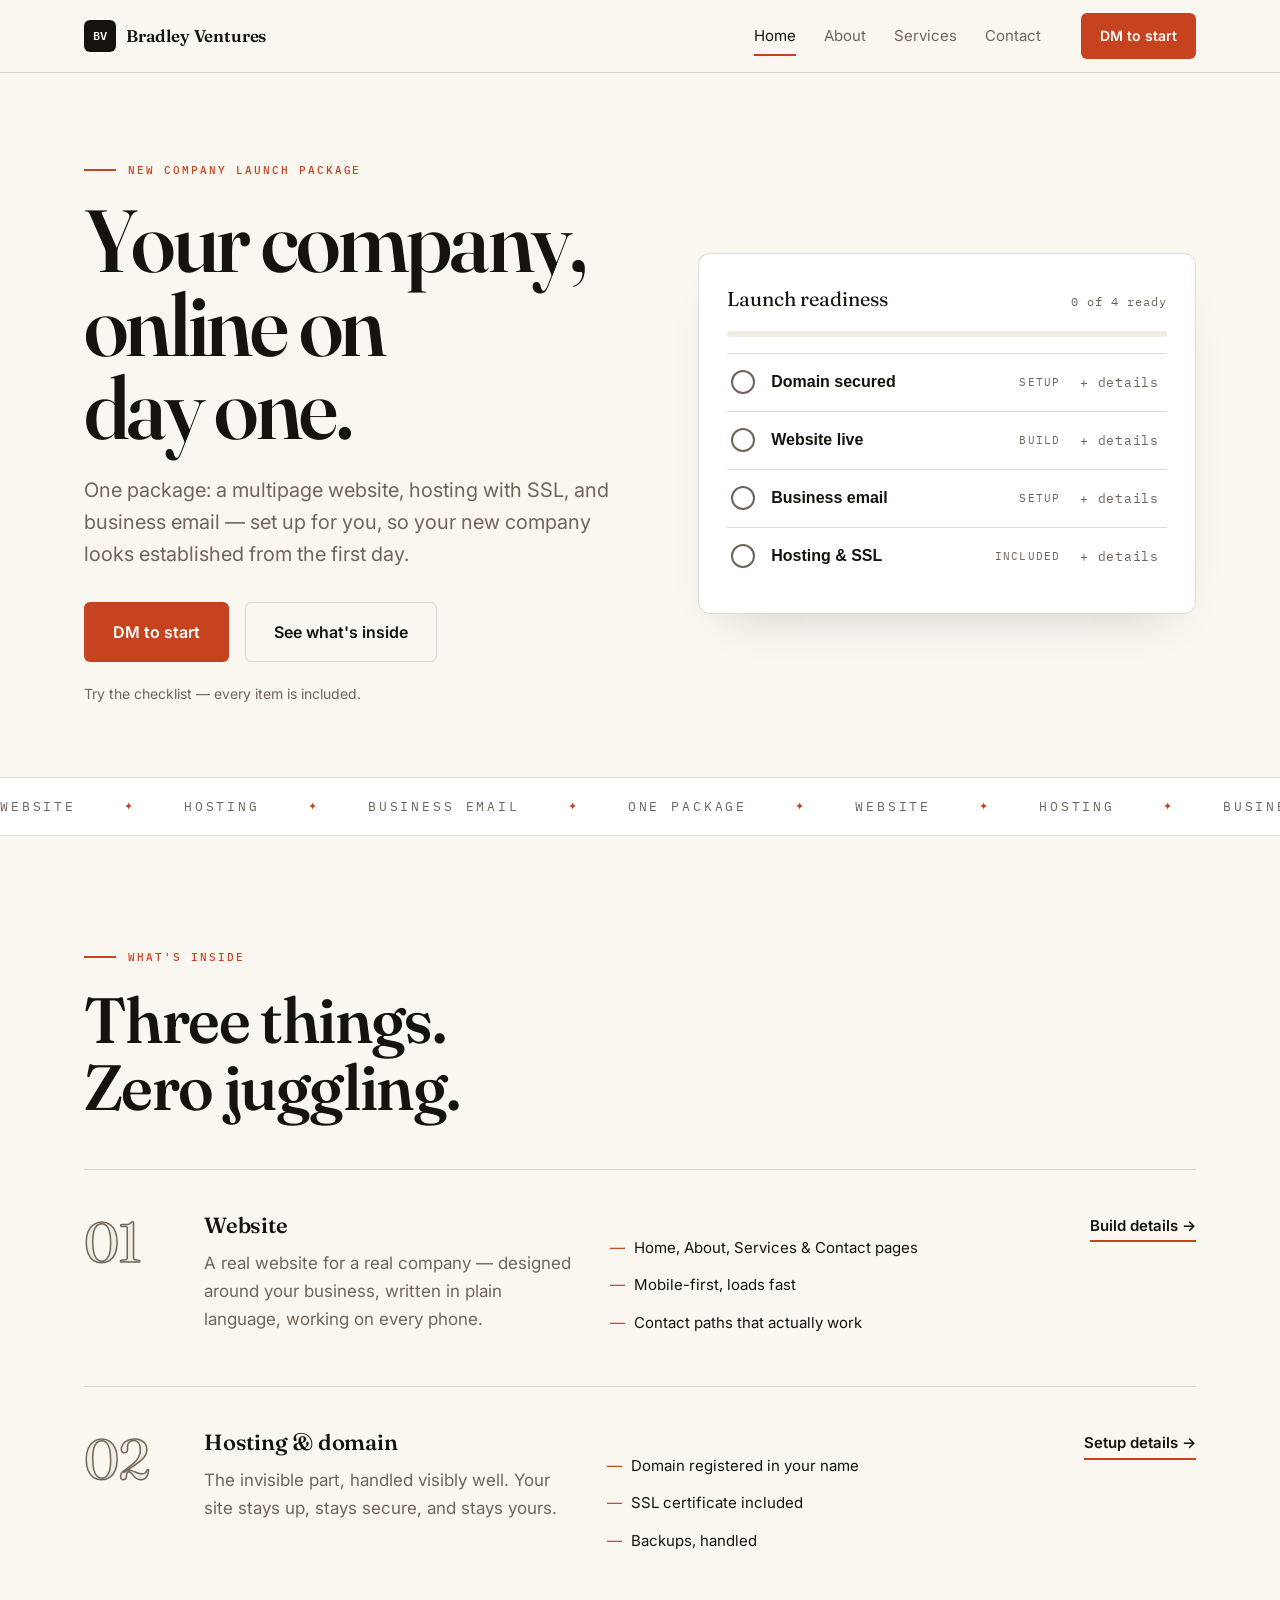
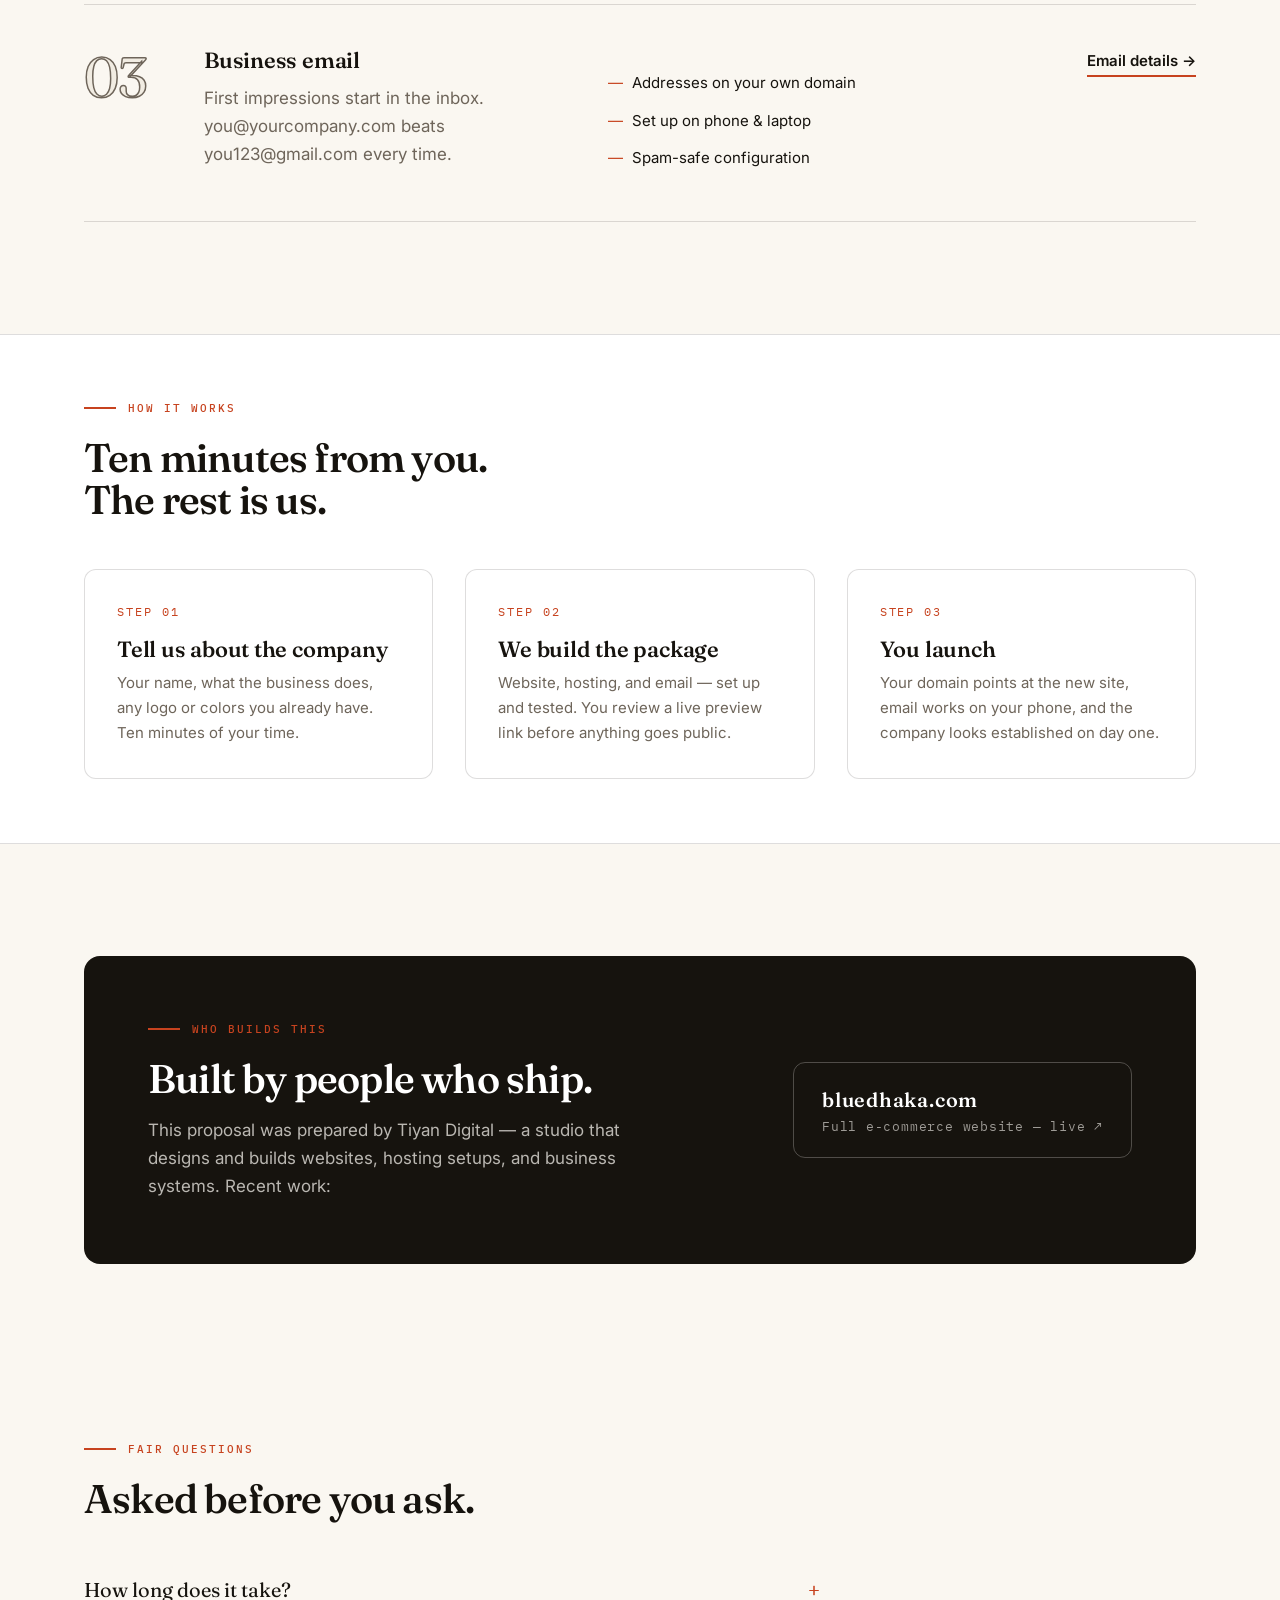
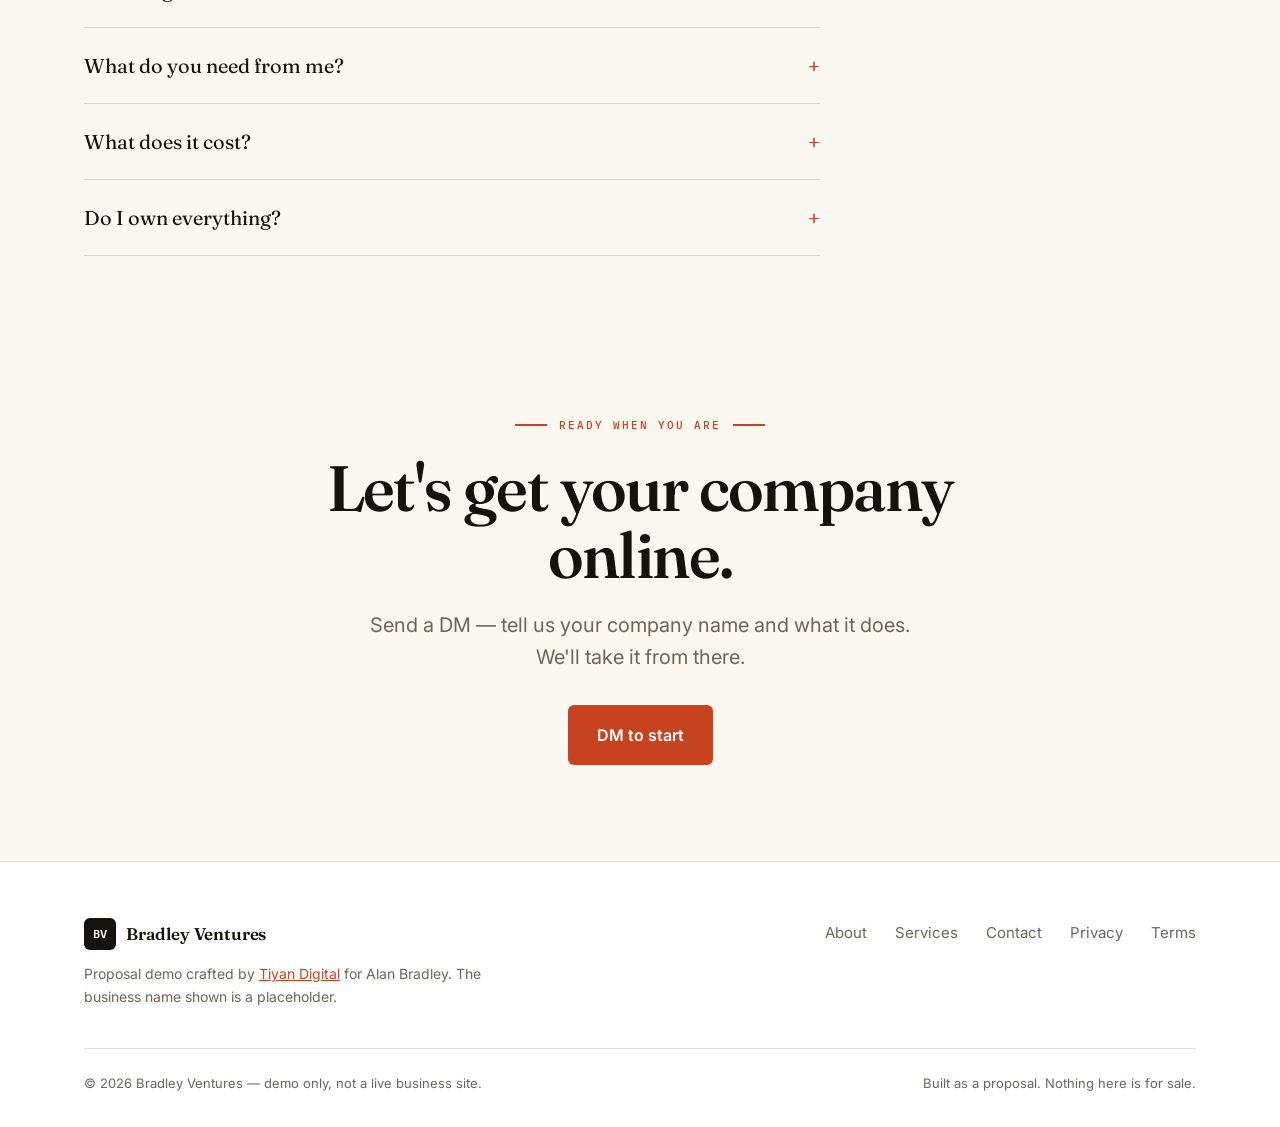
<file: index.html>
<!DOCTYPE html>
<html lang="en">
<head>
<meta charset="UTF-8">
<meta name="viewport" content="width=device-width, initial-scale=1.0">
<title>Bradley Ventures — New Company Launch Package | Website, Hosting & Business Email</title>
<meta name="description" content="One package for a new company: a multipage website, hosting with SSL, and business email — set up for you, online on day one. Proposal demo by Tiyan Digital.">
<meta property="og:title" content="Bradley Ventures — New Company Launch Package">
<meta property="og:description" content="Website, hosting, and business email in one package. Your company, online on day one.">
<meta property="og:type" content="website">
<link rel="icon" href="data:image/svg+xml,%3Csvg xmlns='http://www.w3.org/2000/svg' viewBox='0 0 64 64'%3E%3Crect width='64' height='64' rx='12' fill='%2316130E'/%3E%3Ctext x='32' y='42' font-family='monospace' font-size='26' fill='%23FAF7F1' text-anchor='middle'%3EBV%3C/text%3E%3C/svg%3E">
<link rel="preconnect" href="https://fonts.googleapis.com">
<link rel="preconnect" href="https://fonts.gstatic.com" crossorigin>
<link href="https://fonts.googleapis.com/css2?family=Fraunces:opsz,wght@9..144,400..700&family=IBM+Plex+Mono:wght@400;500&family=Inter:wght@400;500;600&display=swap" rel="stylesheet">
<link rel="stylesheet" href="assets/css/style.css">
</head>
<body>

<header class="site-header">
  <div class="container header-inner">
    <a class="brand" href="index.html" aria-label="Bradley Ventures — home">
      <span class="brand-mark" aria-hidden="true">BV</span>
      <span class="brand-name" data-biz>Bradley Ventures</span>
    </a>
    <nav class="site-nav" aria-label="Primary">
      <a href="index.html" class="nav-link is-active" aria-current="page">Home</a>
      <a href="about.html" class="nav-link">About</a>
      <a href="services.html" class="nav-link">Services</a>
      <a href="contact.html" class="nav-link">Contact</a>
    </nav>
    <a class="btn btn-primary btn-sm header-cta" href="contact.html">DM to start</a>
    <button class="nav-toggle" aria-expanded="false" aria-controls="mobile-nav" aria-label="Open menu">
      <span></span><span></span><span></span>
    </button>
  </div>
  <nav class="mobile-nav" id="mobile-nav" aria-label="Mobile">
    <a href="index.html" aria-current="page">Home</a>
    <a href="about.html">About</a>
    <a href="services.html">Services</a>
    <a href="contact.html">Contact</a>
    <a href="contact.html" class="cta">DM to start →</a>
  </nav>
</header>

<main>
  <!-- ============ HERO + SIGNATURE CHECKLIST ============ -->
  <section class="hero">
    <div class="container hero-grid">
      <div class="hero-copy">
        <p class="eyebrow reveal">New company launch package</p>
        <h1 class="h-display reveal" style="--d:.1s">Your company,<br>online on day&nbsp;one.</h1>
        <p class="lede reveal" style="--d:.2s">One package: a multipage website, hosting with SSL, and business email — set up for you, so your new company looks established from the first day.</p>
        <div class="hero-ctas reveal" style="--d:.3s">
          <a class="btn btn-primary" href="contact.html">DM to start</a>
          <a class="btn btn-ghost" href="#inside">See what's inside</a>
        </div>
        <p class="hero-note reveal" style="--d:.4s">Try the checklist — every item is included.</p>
      </div>

      <div class="checklist reveal" style="--d:.25s" id="launch-checklist" aria-label="Launch readiness checklist">
        <div class="checklist-head">
          <p class="checklist-title">Launch readiness</p>
          <p class="checklist-count" id="check-count">0 of 4 ready</p>
        </div>
        <div class="progress" aria-hidden="true"><div class="progress-fill" id="check-progress"></div></div>

        <div class="check-item">
          <button class="check-btn" aria-pressed="false">
            <span class="check-box" aria-hidden="true"><svg viewBox="0 0 24 24"><path d="M4 12l5 5L20 6"/></svg></span>
            <span class="check-label">Domain secured</span>
            <span class="check-tag">Setup</span>
            <span class="check-expand" aria-hidden="true">+ details</span>
          </button>
          <div class="check-detail"><div><p>We find an available domain that fits your company name, register it in your name, and connect everything to it.</p></div></div>
        </div>

        <div class="check-item">
          <button class="check-btn" aria-pressed="false">
            <span class="check-box" aria-hidden="true"><svg viewBox="0 0 24 24"><path d="M4 12l5 5L20 6"/></svg></span>
            <span class="check-label">Website live</span>
            <span class="check-tag">Build</span>
            <span class="check-expand" aria-hidden="true">+ details</span>
          </button>
          <div class="check-detail"><div><p>A multipage website — home, about, services, contact — written and designed around your business. Not a template.</p></div></div>
        </div>

        <div class="check-item">
          <button class="check-btn" aria-pressed="false">
            <span class="check-box" aria-hidden="true"><svg viewBox="0 0 24 24"><path d="M4 12l5 5L20 6"/></svg></span>
            <span class="check-label">Business email</span>
            <span class="check-tag">Setup</span>
            <span class="check-expand" aria-hidden="true">+ details</span>
          </button>
          <div class="check-detail"><div><p>you@yourcompany.com on your phone and laptop — configured so your mail lands in inboxes, not spam folders.</p></div></div>
        </div>

        <div class="check-item">
          <button class="check-btn" aria-pressed="false">
            <span class="check-box" aria-hidden="true"><svg viewBox="0 0 24 24"><path d="M4 12l5 5L20 6"/></svg></span>
            <span class="check-label">Hosting &amp; SSL</span>
            <span class="check-tag">Included</span>
            <span class="check-expand" aria-hidden="true">+ details</span>
          </button>
          <div class="check-detail"><div><p>Fast hosting, a free SSL certificate, and backups. The technical side handled — nothing for you to configure.</p></div></div>
        </div>
      </div>
    </div>
  </section>

  <!-- ============ STRIP ============ -->
  <div class="strip" aria-hidden="true">
    <div class="marquee">
      <span>Website</span><span>Hosting</span><span>Business email</span><span>One package</span><span>Website</span><span>Hosting</span><span>Business email</span><span>One package</span>
    </div>
  </div>

  <!-- ============ WHAT'S INSIDE ============ -->
  <section class="section" id="inside">
    <div class="container">
      <p class="eyebrow reveal">What's inside</p>
      <h2 class="h-1 reveal" style="--d:.1s">Three things.<br>Zero juggling.</h2>
      <div class="rows" style="margin-top:3rem;">
        <div class="row reveal">
          <span class="row-num" aria-hidden="true">01</span>
          <div>
            <h3 class="h-3">Website</h3>
            <p>A real website for a real company — designed around your business, written in plain language, working on every phone.</p>
          </div>
          <div>
            <ul class="row-list">
              <li>Home, About, Services &amp; Contact pages</li>
              <li>Mobile-first, loads fast</li>
              <li>Contact paths that actually work</li>
            </ul>
          </div>
          <a class="row-link" href="services.html#website">Build details →</a>
        </div>
        <div class="row reveal">
          <span class="row-num" aria-hidden="true">02</span>
          <div>
            <h3 class="h-3">Hosting &amp; domain</h3>
            <p>The invisible part, handled visibly well. Your site stays up, stays secure, and stays yours.</p>
          </div>
          <div>
            <ul class="row-list">
              <li>Domain registered in your name</li>
              <li>SSL certificate included</li>
              <li>Backups, handled</li>
            </ul>
          </div>
          <a class="row-link" href="services.html#hosting">Setup details →</a>
        </div>
        <div class="row reveal">
          <span class="row-num" aria-hidden="true">03</span>
          <div>
            <h3 class="h-3">Business email</h3>
            <p>First impressions start in the inbox. you@yourcompany.com beats you123@gmail.com every time.</p>
          </div>
          <div>
            <ul class="row-list">
              <li>Addresses on your own domain</li>
              <li>Set up on phone &amp; laptop</li>
              <li>Spam-safe configuration</li>
            </ul>
          </div>
          <a class="row-link" href="services.html#email">Email details →</a>
        </div>
      </div>
    </div>
  </section>

  <!-- ============ HOW IT WORKS ============ -->
  <section class="section-tight" style="background:var(--surface);border-block:1px solid var(--line);">
    <div class="container">
      <p class="eyebrow reveal">How it works</p>
      <h2 class="h-2 reveal" style="--d:.1s">Ten minutes from you.<br>The rest is us.</h2>
      <div class="steps">
        <div class="step reveal">
          <span class="step-num">Step 01</span>
          <h3 class="h-3">Tell us about the company</h3>
          <p>Your name, what the business does, any logo or colors you already have. Ten minutes of your time.</p>
        </div>
        <div class="step reveal" style="--d:.1s">
          <span class="step-num">Step 02</span>
          <h3 class="h-3">We build the package</h3>
          <p>Website, hosting, and email — set up and tested. You review a live preview link before anything goes public.</p>
        </div>
        <div class="step reveal" style="--d:.2s">
          <span class="step-num">Step 03</span>
          <h3 class="h-3">You launch</h3>
          <p>Your domain points at the new site, email works on your phone, and the company looks established on day one.</p>
        </div>
      </div>
    </div>
  </section>

  <!-- ============ PROOF ============ -->
  <section class="section">
    <div class="container">
      <div class="proof reveal">
        <div>
          <p class="eyebrow">Who builds this</p>
          <h2 class="h-2">Built by people who ship.</h2>
          <p>This proposal was prepared by Tiyan Digital — a studio that designs and builds websites, hosting setups, and business systems. Recent work:</p>
        </div>
        <a class="proof-link" href="https://bluedhaka.com" target="_blank" rel="noopener">
          <span><strong>bluedhaka.com</strong><span>Full e-commerce website — live ↗</span></span>
        </a>
      </div>
    </div>
  </section>

  <!-- ============ FAQ ============ -->
  <section class="section-tight">
    <div class="container">
      <p class="eyebrow reveal">Fair questions</p>
      <h2 class="h-2 reveal" style="--d:.1s;margin-bottom:2rem;">Asked before you ask.</h2>
      <div class="faq">
        <div class="faq-item reveal">
          <button class="faq-q" aria-expanded="false">How long does it take?<span class="plus" aria-hidden="true">+</span></button>
          <div class="faq-a"><div><p>The full package is typically live within two weeks of receiving your content — your text, logo, and photos. The technical setup (hosting, email, SSL) takes days; most of the time is design and your review.</p></div></div>
        </div>
        <div class="faq-item reveal">
          <button class="faq-q" aria-expanded="false">What do you need from me?<span class="plus" aria-hidden="true">+</span></button>
          <div class="faq-a"><div><p>Your company name, a paragraph about what you do, your logo if you have one, and a phone number or email for the contact page. That's the whole list.</p></div></div>
        </div>
        <div class="faq-item reveal">
          <button class="faq-q" aria-expanded="false">What does it cost?<span class="plus" aria-hidden="true">+</span></button>
          <div class="faq-a"><div><p>Every company is different, so we quote after a short conversation. Send us a message and we'll give you a fixed price — no hourly billing, no surprises.</p></div></div>
        </div>
        <div class="faq-item reveal">
          <button class="faq-q" aria-expanded="false">Do I own everything?<span class="plus" aria-hidden="true">+</span></button>
          <div class="faq-a"><div><p>Yes. The domain is registered in your name, and the website, hosting account, and email are yours. If we ever part ways, everything stays with you.</p></div></div>
        </div>
      </div>
    </div>
  </section>

  <!-- ============ FINAL CTA ============ -->
  <section class="final-cta">
    <div class="container">
      <p class="eyebrow reveal">Ready when you are</p>
      <h2 class="h-1 reveal" style="--d:.1s">Let's get your company online.</h2>
      <p class="lede reveal" style="--d:.2s">Send a DM — tell us your company name and what it does. We'll take it from there.</p>
      <div class="reveal" style="--d:.3s"><a class="btn btn-primary" href="contact.html">DM to start</a></div>
    </div>
  </section>
</main>

<footer class="site-footer">
  <div class="container">
    <div class="footer-grid">
      <div>
        <a class="brand" href="index.html" aria-label="Bradley Ventures — home">
          <span class="brand-mark" aria-hidden="true">BV</span>
          <span class="brand-name" data-biz>Bradley Ventures</span>
        </a>
        <p class="footer-note">Proposal demo crafted by <a href="https://tiyandegital.com" target="_blank" rel="noopener">Tiyan Digital</a> for Alan Bradley. The business name shown is a placeholder.</p>
      </div>
      <ul class="footer-links">
        <li><a href="about.html">About</a></li>
        <li><a href="services.html">Services</a></li>
        <li><a href="contact.html">Contact</a></li>
        <li><a href="privacy.html">Privacy</a></li>
        <li><a href="terms.html">Terms</a></li>
      </ul>
    </div>
    <p class="copyright"><span>© <span data-year>2026</span> <span data-biz>Bradley Ventures</span> — demo only, not a live business site.</span><span>Built as a proposal. Nothing here is for sale.</span></p>
  </div>
</footer>

<script src="assets/js/main.js" defer></script>
</body>
</html>
</file>
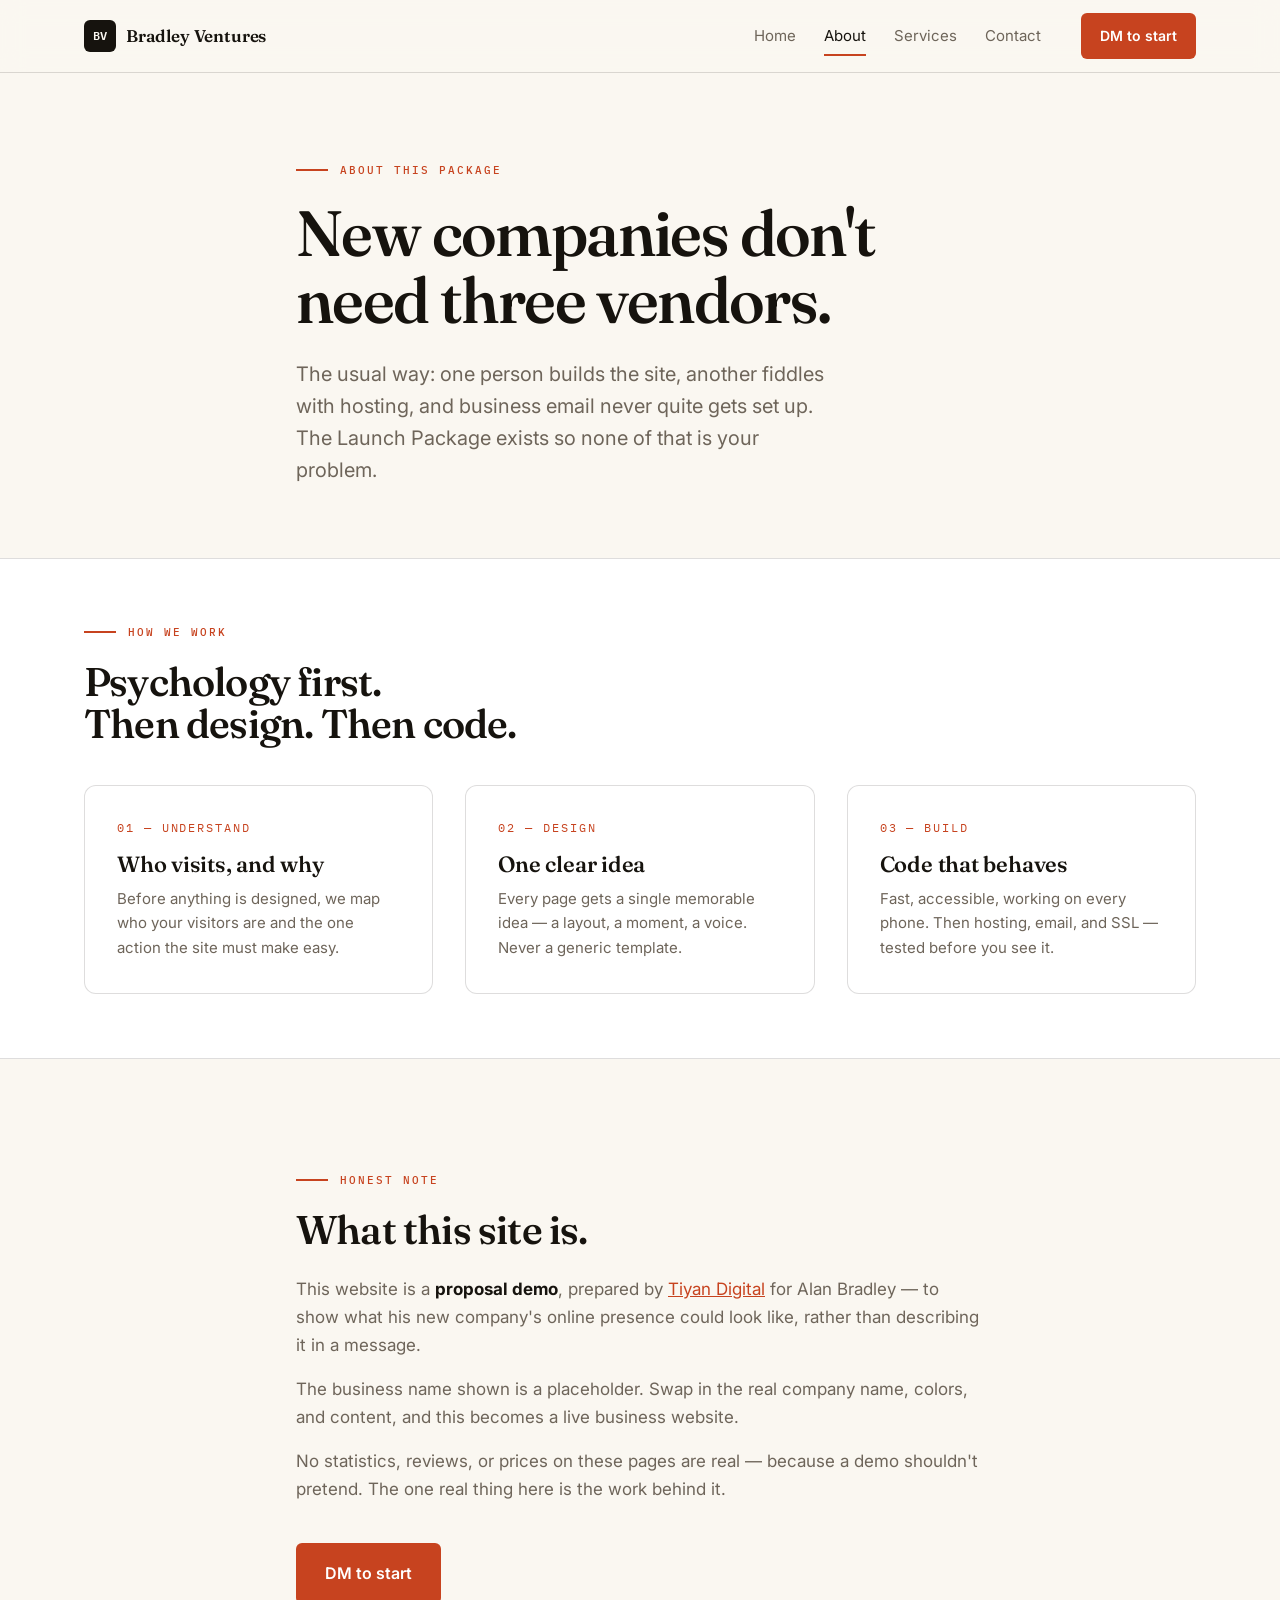
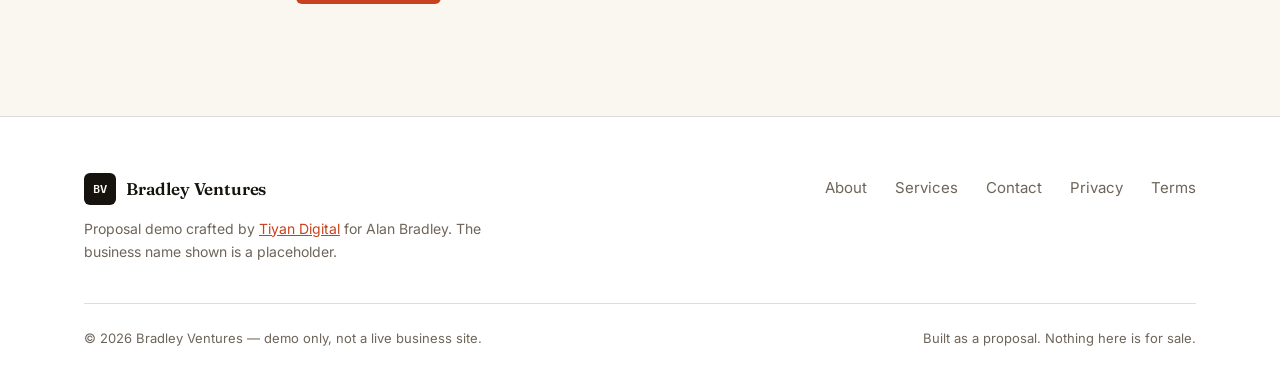
<file: about.html>
<!DOCTYPE html>
<html lang="en">
<head>
<meta charset="UTF-8">
<meta name="viewport" content="width=device-width, initial-scale=1.0">
<title>About the Launch Package — Bradley Ventures</title>
<meta name="description" content="Why the New Company Launch Package exists: one team handling your website, hosting, and business email — so a new company looks established on day one.">
<meta property="og:title" content="About the Launch Package — Bradley Ventures">
<meta property="og:type" content="website">
<link rel="icon" href="data:image/svg+xml,%3Csvg xmlns='http://www.w3.org/2000/svg' viewBox='0 0 64 64'%3E%3Crect width='64' height='64' rx='12' fill='%2316130E'/%3E%3Ctext x='32' y='42' font-family='monospace' font-size='26' fill='%23FAF7F1' text-anchor='middle'%3EBV%3C/text%3E%3C/svg%3E">
<link rel="preconnect" href="https://fonts.googleapis.com">
<link rel="preconnect" href="https://fonts.gstatic.com" crossorigin>
<link href="https://fonts.googleapis.com/css2?family=Fraunces:opsz,wght@9..144,400..700&family=IBM+Plex+Mono:wght@400;500&family=Inter:wght@400;500;600&display=swap" rel="stylesheet">
<link rel="stylesheet" href="assets/css/style.css">
</head>
<body>

<header class="site-header">
  <div class="container header-inner">
    <a class="brand" href="index.html" aria-label="Bradley Ventures — home">
      <span class="brand-mark" aria-hidden="true">BV</span>
      <span class="brand-name" data-biz>Bradley Ventures</span>
    </a>
    <nav class="site-nav" aria-label="Primary">
      <a href="index.html" class="nav-link">Home</a>
      <a href="about.html" class="nav-link is-active" aria-current="page">About</a>
      <a href="services.html" class="nav-link">Services</a>
      <a href="contact.html" class="nav-link">Contact</a>
    </nav>
    <a class="btn btn-primary btn-sm header-cta" href="contact.html">DM to start</a>
    <button class="nav-toggle" aria-expanded="false" aria-controls="mobile-nav" aria-label="Open menu">
      <span></span><span></span><span></span>
    </button>
  </div>
  <nav class="mobile-nav" id="mobile-nav" aria-label="Mobile">
    <a href="index.html">Home</a>
    <a href="about.html" aria-current="page">About</a>
    <a href="services.html">Services</a>
    <a href="contact.html">Contact</a>
    <a href="contact.html" class="cta">DM to start →</a>
  </nav>
</header>

<main>
  <section class="hero">
    <div class="container" style="max-width:46rem;">
      <p class="eyebrow reveal">About this package</p>
      <h1 class="h-1 reveal" style="--d:.1s">New companies don't need three vendors.</h1>
      <p class="lede reveal" style="--d:.2s;margin-top:1.5rem;">The usual way: one person builds the site, another fiddles with hosting, and business email never quite gets set up. The Launch Package exists so none of that is your problem.</p>
    </div>
  </section>

  <section class="section-tight" style="background:var(--surface);border-block:1px solid var(--line);">
    <div class="container">
      <p class="eyebrow reveal">How we work</p>
      <h2 class="h-2 reveal" style="--d:.1s;margin-bottom:2.5rem;">Psychology first.<br>Then design. Then code.</h2>
      <div class="steps" style="margin-top:0;">
        <div class="step reveal">
          <span class="step-num">01 — Understand</span>
          <h3 class="h-3">Who visits, and why</h3>
          <p>Before anything is designed, we map who your visitors are and the one action the site must make easy.</p>
        </div>
        <div class="step reveal" style="--d:.1s">
          <span class="step-num">02 — Design</span>
          <h3 class="h-3">One clear idea</h3>
          <p>Every page gets a single memorable idea — a layout, a moment, a voice. Never a generic template.</p>
        </div>
        <div class="step reveal" style="--d:.2s">
          <span class="step-num">03 — Build</span>
          <h3 class="h-3">Code that behaves</h3>
          <p>Fast, accessible, working on every phone. Then hosting, email, and SSL — tested before you see it.</p>
        </div>
      </div>
    </div>
  </section>

  <section class="section">
    <div class="container" style="max-width:46rem;">
      <p class="eyebrow reveal">Honest note</p>
      <h2 class="h-2 reveal" style="--d:.1s;margin-bottom:1.5rem;">What this site is.</h2>
      <div class="reveal" style="--d:.2s;">
        <p style="color:var(--muted);margin-bottom:1rem;">This website is a <strong style="color:var(--ink);">proposal demo</strong>, prepared by <a href="https://tiyandegital.com" target="_blank" rel="noopener" style="color:var(--accent);">Tiyan Digital</a> for Alan Bradley — to show what his new company's online presence could look like, rather than describing it in a message.</p>
        <p style="color:var(--muted);margin-bottom:1rem;">The business name shown is a placeholder. Swap in the real company name, colors, and content, and this becomes a live business website.</p>
        <p style="color:var(--muted);">No statistics, reviews, or prices on these pages are real — because a demo shouldn't pretend. The one real thing here is the work behind it.</p>
      </div>
      <div class="reveal" style="--d:.3s;margin-top:2.5rem;">
        <a class="btn btn-primary" href="contact.html">DM to start</a>
      </div>
    </div>
  </section>
</main>

<footer class="site-footer">
  <div class="container">
    <div class="footer-grid">
      <div>
        <a class="brand" href="index.html" aria-label="Bradley Ventures — home">
          <span class="brand-mark" aria-hidden="true">BV</span>
          <span class="brand-name" data-biz>Bradley Ventures</span>
        </a>
        <p class="footer-note">Proposal demo crafted by <a href="https://tiyandegital.com" target="_blank" rel="noopener">Tiyan Digital</a> for Alan Bradley. The business name shown is a placeholder.</p>
      </div>
      <ul class="footer-links">
        <li><a href="about.html">About</a></li>
        <li><a href="services.html">Services</a></li>
        <li><a href="contact.html">Contact</a></li>
        <li><a href="privacy.html">Privacy</a></li>
        <li><a href="terms.html">Terms</a></li>
      </ul>
    </div>
    <p class="copyright"><span>© <span data-year>2026</span> <span data-biz>Bradley Ventures</span> — demo only, not a live business site.</span><span>Built as a proposal. Nothing here is for sale.</span></p>
  </div>
</footer>

<script src="assets/js/main.js" defer></script>
</body>
</html>
</file>
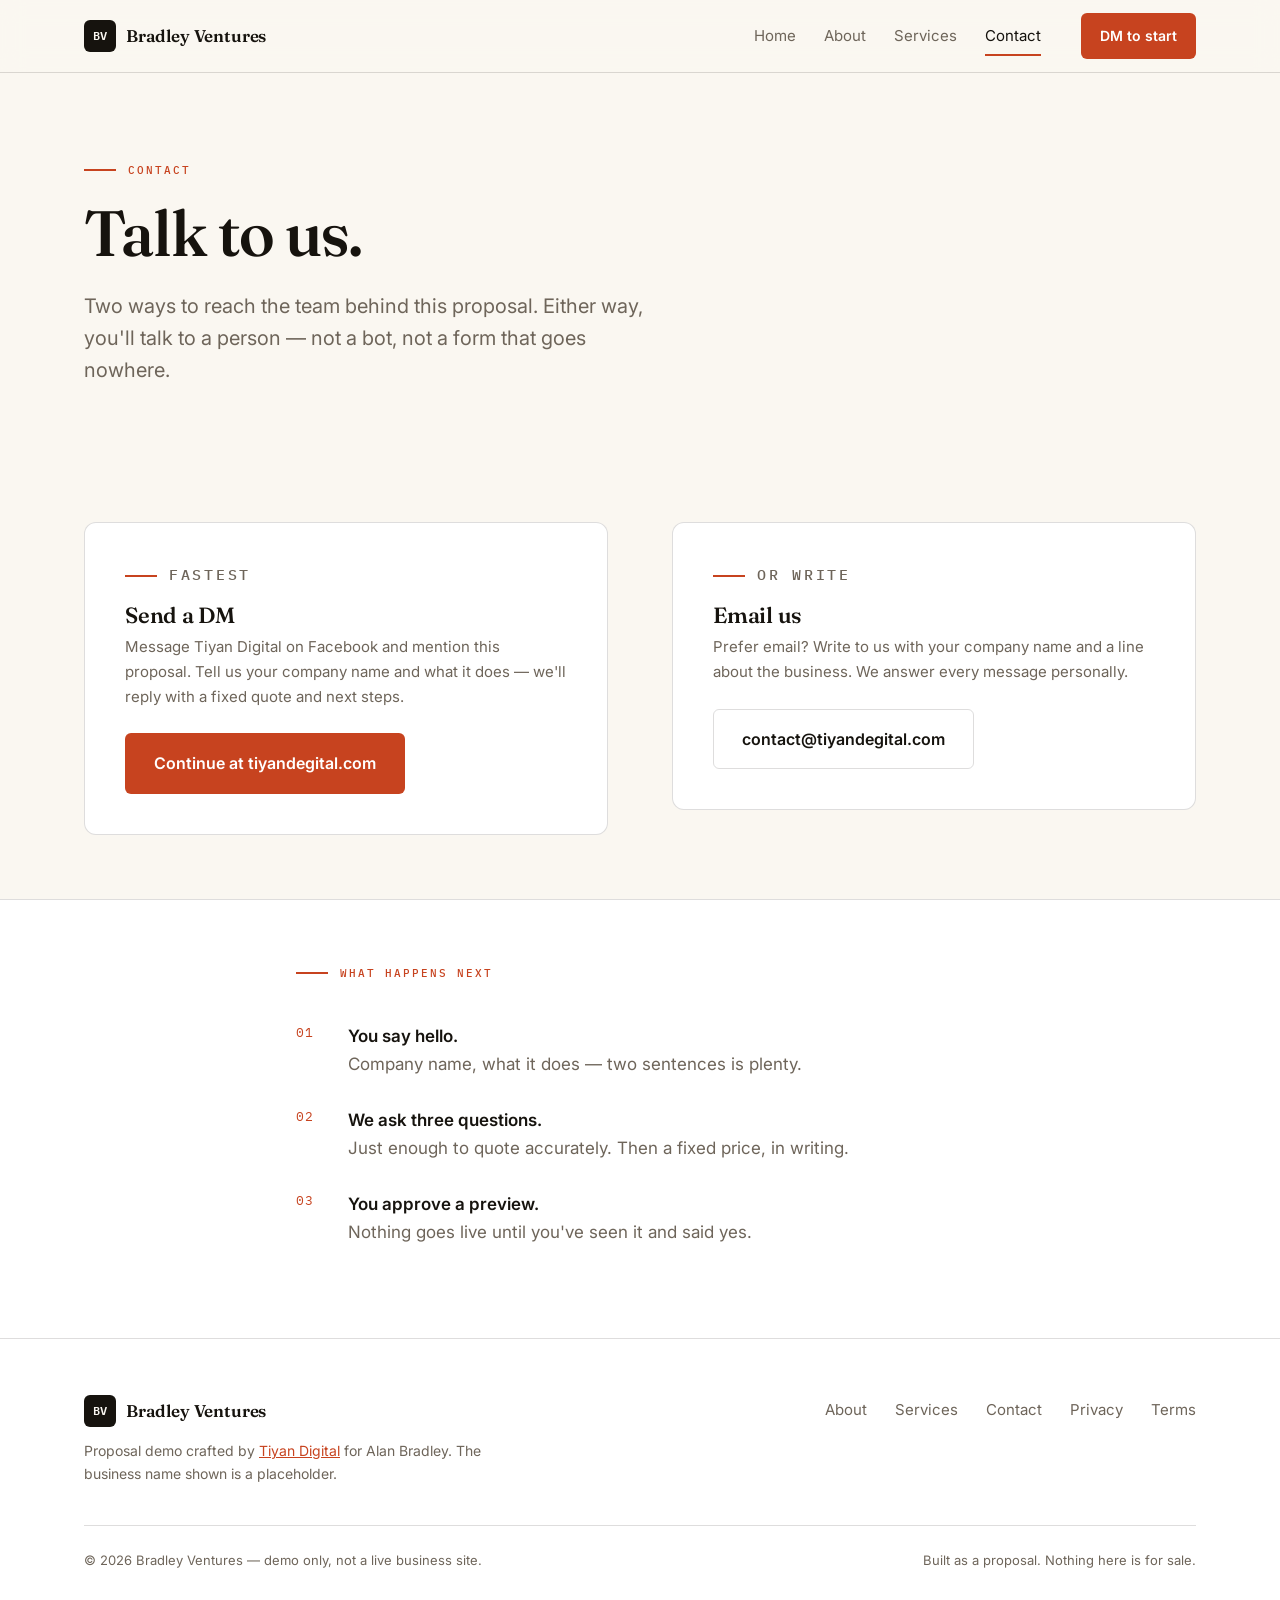
<file: contact.html>
<!DOCTYPE html>
<html lang="en">
<head>
<meta charset="UTF-8">
<meta name="viewport" content="width=device-width, initial-scale=1.0">
<title>Contact — Start Your Launch — Bradley Ventures</title>
<meta name="description" content="Start your New Company Launch Package: message Tiyan Digital on Facebook or email contact@tiyandegital.com. Fixed quote, no surprises.">
<meta property="og:title" content="Contact — Bradley Ventures Launch Package">
<meta property="og:type" content="website">
<link rel="icon" href="data:image/svg+xml,%3Csvg xmlns='http://www.w3.org/2000/svg' viewBox='0 0 64 64'%3E%3Crect width='64' height='64' rx='12' fill='%2316130E'/%3E%3Ctext x='32' y='42' font-family='monospace' font-size='26' fill='%23FAF7F1' text-anchor='middle'%3EBV%3C/text%3E%3C/svg%3E">
<link rel="preconnect" href="https://fonts.googleapis.com">
<link rel="preconnect" href="https://fonts.gstatic.com" crossorigin>
<link href="https://fonts.googleapis.com/css2?family=Fraunces:opsz,wght@9..144,400..700&family=IBM+Plex+Mono:wght@400;500&family=Inter:wght@400;500;600&display=swap" rel="stylesheet">
<link rel="stylesheet" href="assets/css/style.css">
</head>
<body>

<header class="site-header">
  <div class="container header-inner">
    <a class="brand" href="index.html" aria-label="Bradley Ventures — home">
      <span class="brand-mark" aria-hidden="true">BV</span>
      <span class="brand-name" data-biz>Bradley Ventures</span>
    </a>
    <nav class="site-nav" aria-label="Primary">
      <a href="index.html" class="nav-link">Home</a>
      <a href="about.html" class="nav-link">About</a>
      <a href="services.html" class="nav-link">Services</a>
      <a href="contact.html" class="nav-link is-active" aria-current="page">Contact</a>
    </nav>
    <a class="btn btn-primary btn-sm header-cta" href="contact.html">DM to start</a>
    <button class="nav-toggle" aria-expanded="false" aria-controls="mobile-nav" aria-label="Open menu">
      <span></span><span></span><span></span>
    </button>
  </div>
  <nav class="mobile-nav" id="mobile-nav" aria-label="Mobile">
    <a href="index.html">Home</a>
    <a href="about.html">About</a>
    <a href="services.html">Services</a>
    <a href="contact.html" aria-current="page">Contact</a>
    <a href="contact.html" class="cta">DM to start →</a>
  </nav>
</header>

<main>
  <section class="hero">
    <div class="container">
      <p class="eyebrow reveal">Contact</p>
      <h1 class="h-1 reveal" style="--d:.1s">Talk to us.</h1>
      <p class="lede reveal" style="--d:.2s;margin-top:1.5rem;max-width:36rem;">Two ways to reach the team behind this proposal. Either way, you'll talk to a person — not a bot, not a form that goes nowhere.</p>
    </div>
  </section>

  <section class="section-tight">
    <div class="container contact-grid">
      <div class="contact-card reveal">
        <p class="eyebrow" style="margin-bottom:1rem;">Fastest</p>
        <h3 class="h-3">Send a DM</h3>
        <p>Message Tiyan Digital on Facebook and mention this proposal. Tell us your company name and what it does — we'll reply with a fixed quote and next steps.</p>
        <a class="btn btn-primary" href="https://tiyandegital.com" target="_blank" rel="noopener">Continue at tiyandegital.com</a>
      </div>
      <div class="contact-card reveal" style="--d:.1s">
        <p class="eyebrow" style="margin-bottom:1rem;">Or write</p>
        <h3 class="h-3">Email us</h3>
        <p>Prefer email? Write to us with your company name and a line about the business. We answer every message personally.</p>
        <a class="btn btn-ghost" href="mailto:contact@tiyandegital.com">contact@tiyandegital.com</a>
      </div>
    </div>
  </section>

  <section class="section-tight" style="background:var(--surface);border-top:1px solid var(--line);">
    <div class="container" style="max-width:46rem;">
      <p class="eyebrow reveal">What happens next</p>
      <ol class="contact-steps reveal" style="--d:.1s">
        <li><strong>You say hello.</strong>Company name, what it does — two sentences is plenty.</li>
        <li><strong>We ask three questions.</strong>Just enough to quote accurately. Then a fixed price, in writing.</li>
        <li><strong>You approve a preview.</strong>Nothing goes live until you've seen it and said yes.</li>
      </ol>
    </div>
  </section>
</main>

<footer class="site-footer">
  <div class="container">
    <div class="footer-grid">
      <div>
        <a class="brand" href="index.html" aria-label="Bradley Ventures — home">
          <span class="brand-mark" aria-hidden="true">BV</span>
          <span class="brand-name" data-biz>Bradley Ventures</span>
        </a>
        <p class="footer-note">Proposal demo crafted by <a href="https://tiyandegital.com" target="_blank" rel="noopener">Tiyan Digital</a> for Alan Bradley. The business name shown is a placeholder.</p>
      </div>
      <ul class="footer-links">
        <li><a href="about.html">About</a></li>
        <li><a href="services.html">Services</a></li>
        <li><a href="contact.html">Contact</a></li>
        <li><a href="privacy.html">Privacy</a></li>
        <li><a href="terms.html">Terms</a></li>
      </ul>
    </div>
    <p class="copyright"><span>© <span data-year>2026</span> <span data-biz>Bradley Ventures</span> — demo only, not a live business site.</span><span>Built as a proposal. Nothing here is for sale.</span></p>
  </div>
</footer>

<script src="assets/js/main.js" defer></script>
</body>
</html>
</file>
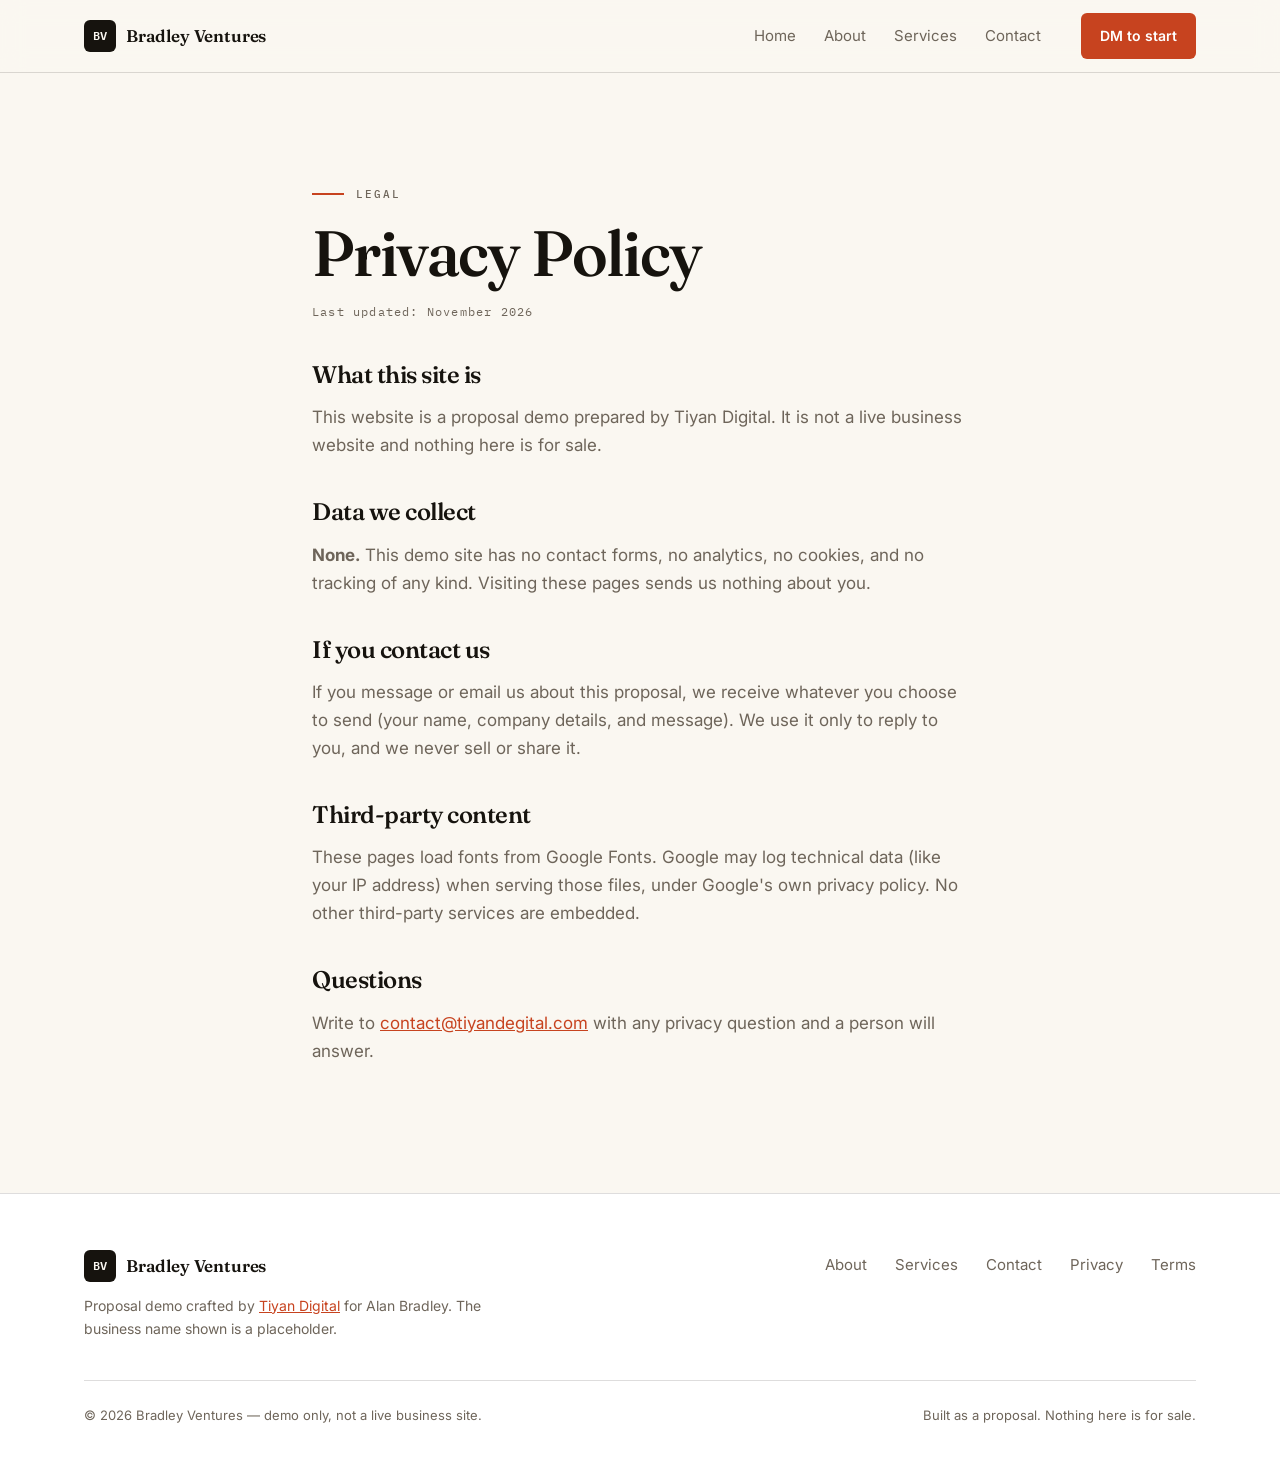
<file: privacy.html>
<!DOCTYPE html>
<html lang="en">
<head>
<meta charset="UTF-8">
<meta name="viewport" content="width=device-width, initial-scale=1.0">
<title>Privacy Policy — Bradley Ventures</title>
<meta name="description" content="Privacy policy for the Bradley Ventures proposal demo: what data is collected (none) and why.">
<meta property="og:title" content="Privacy Policy — Bradley Ventures">
<meta property="og:type" content="website">
<link rel="icon" href="data:image/svg+xml,%3Csvg xmlns='http://www.w3.org/2000/svg' viewBox='0 0 64 64'%3E%3Crect width='64' height='64' rx='12' fill='%2316130E'/%3E%3Ctext x='32' y='42' font-family='monospace' font-size='26' fill='%23FAF7F1' text-anchor='middle'%3EBV%3C/text%3E%3C/svg%3E">
<link rel="preconnect" href="https://fonts.googleapis.com">
<link rel="preconnect" href="https://fonts.gstatic.com" crossorigin>
<link href="https://fonts.googleapis.com/css2?family=Fraunces:opsz,wght@9..144,400..700&family=IBM+Plex+Mono:wght@400;500&family=Inter:wght@400;500;600&display=swap" rel="stylesheet">
<link rel="stylesheet" href="assets/css/style.css">
</head>
<body>

<header class="site-header">
  <div class="container header-inner">
    <a class="brand" href="index.html" aria-label="Bradley Ventures — home">
      <span class="brand-mark" aria-hidden="true">BV</span>
      <span class="brand-name" data-biz>Bradley Ventures</span>
    </a>
    <nav class="site-nav" aria-label="Primary">
      <a href="index.html" class="nav-link">Home</a>
      <a href="about.html" class="nav-link">About</a>
      <a href="services.html" class="nav-link">Services</a>
      <a href="contact.html" class="nav-link">Contact</a>
    </nav>
    <a class="btn btn-primary btn-sm header-cta" href="contact.html">DM to start</a>
    <button class="nav-toggle" aria-expanded="false" aria-controls="mobile-nav" aria-label="Open menu">
      <span></span><span></span><span></span>
    </button>
  </div>
  <nav class="mobile-nav" id="mobile-nav" aria-label="Mobile">
    <a href="index.html">Home</a>
    <a href="about.html">About</a>
    <a href="services.html">Services</a>
    <a href="contact.html">Contact</a>
    <a href="contact.html" class="cta">DM to start →</a>
  </nav>
</header>

<main>
  <section class="section">
    <div class="container legal">
      <p class="eyebrow reveal">Legal</p>
      <h1 class="h-1 reveal" style="--d:.1s">Privacy Policy</h1>
      <p class="updated reveal" style="--d:.2s;margin-top:1rem;">Last updated: November 2026</p>

      <div class="reveal" style="--d:.25s;">
        <h2>What this site is</h2>
        <p>This website is a proposal demo prepared by Tiyan Digital. It is not a live business website and nothing here is for sale.</p>

        <h2>Data we collect</h2>
        <p><strong>None.</strong> This demo site has no contact forms, no analytics, no cookies, and no tracking of any kind. Visiting these pages sends us nothing about you.</p>

        <h2>If you contact us</h2>
        <p>If you message or email us about this proposal, we receive whatever you choose to send (your name, company details, and message). We use it only to reply to you, and we never sell or share it.</p>

        <h2>Third-party content</h2>
        <p>These pages load fonts from Google Fonts. Google may log technical data (like your IP address) when serving those files, under Google's own privacy policy. No other third-party services are embedded.</p>

        <h2>Questions</h2>
        <p>Write to <a href="mailto:contact@tiyandegital.com" style="color:var(--accent);">contact@tiyandegital.com</a> with any privacy question and a person will answer.</p>
      </div>
    </div>
  </section>
</main>

<footer class="site-footer">
  <div class="container">
    <div class="footer-grid">
      <div>
        <a class="brand" href="index.html" aria-label="Bradley Ventures — home">
          <span class="brand-mark" aria-hidden="true">BV</span>
          <span class="brand-name" data-biz>Bradley Ventures</span>
        </a>
        <p class="footer-note">Proposal demo crafted by <a href="https://tiyandegital.com" target="_blank" rel="noopener">Tiyan Digital</a> for Alan Bradley. The business name shown is a placeholder.</p>
      </div>
      <ul class="footer-links">
        <li><a href="about.html">About</a></li>
        <li><a href="services.html">Services</a></li>
        <li><a href="contact.html">Contact</a></li>
        <li><a href="privacy.html">Privacy</a></li>
        <li><a href="terms.html">Terms</a></li>
      </ul>
    </div>
    <p class="copyright"><span>© <span data-year>2026</span> <span data-biz>Bradley Ventures</span> — demo only, not a live business site.</span><span>Built as a proposal. Nothing here is for sale.</span></p>
  </div>
</footer>

<script src="assets/js/main.js" defer></script>
</body>
</html>
</file>
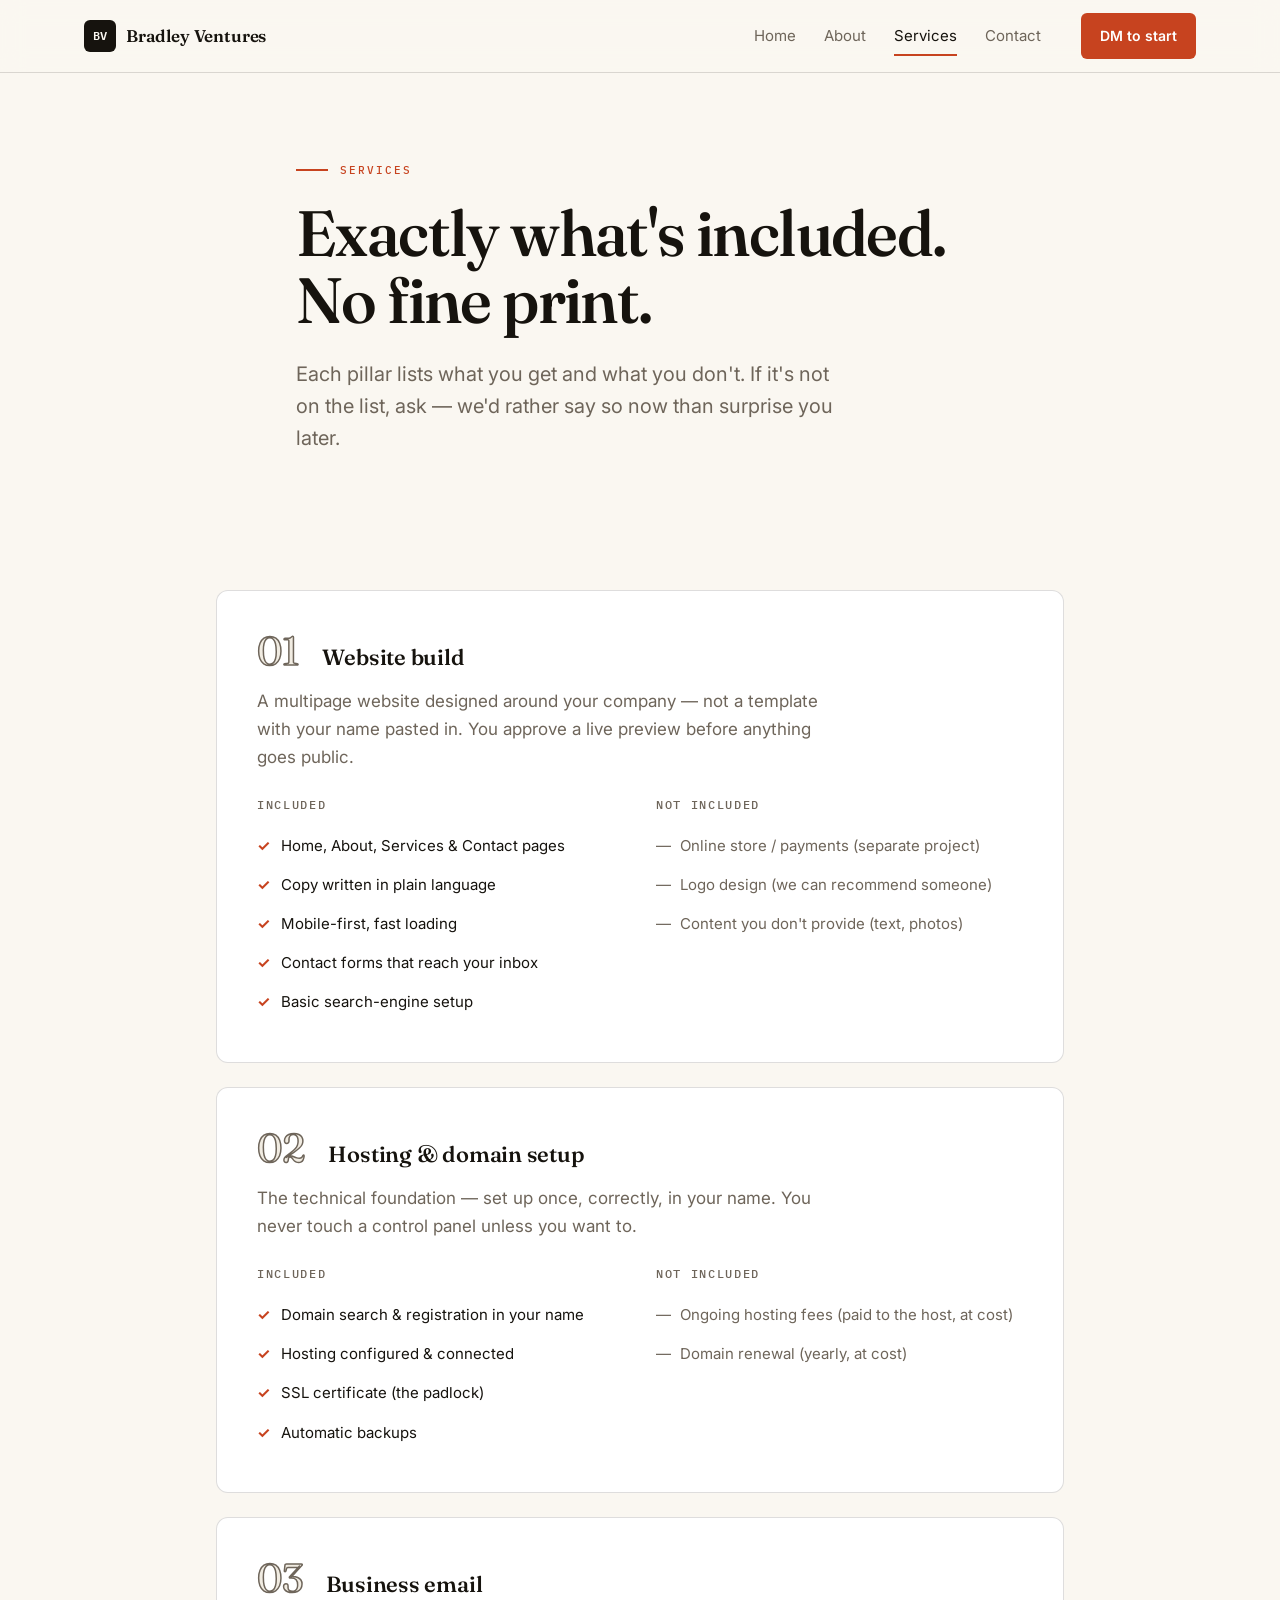
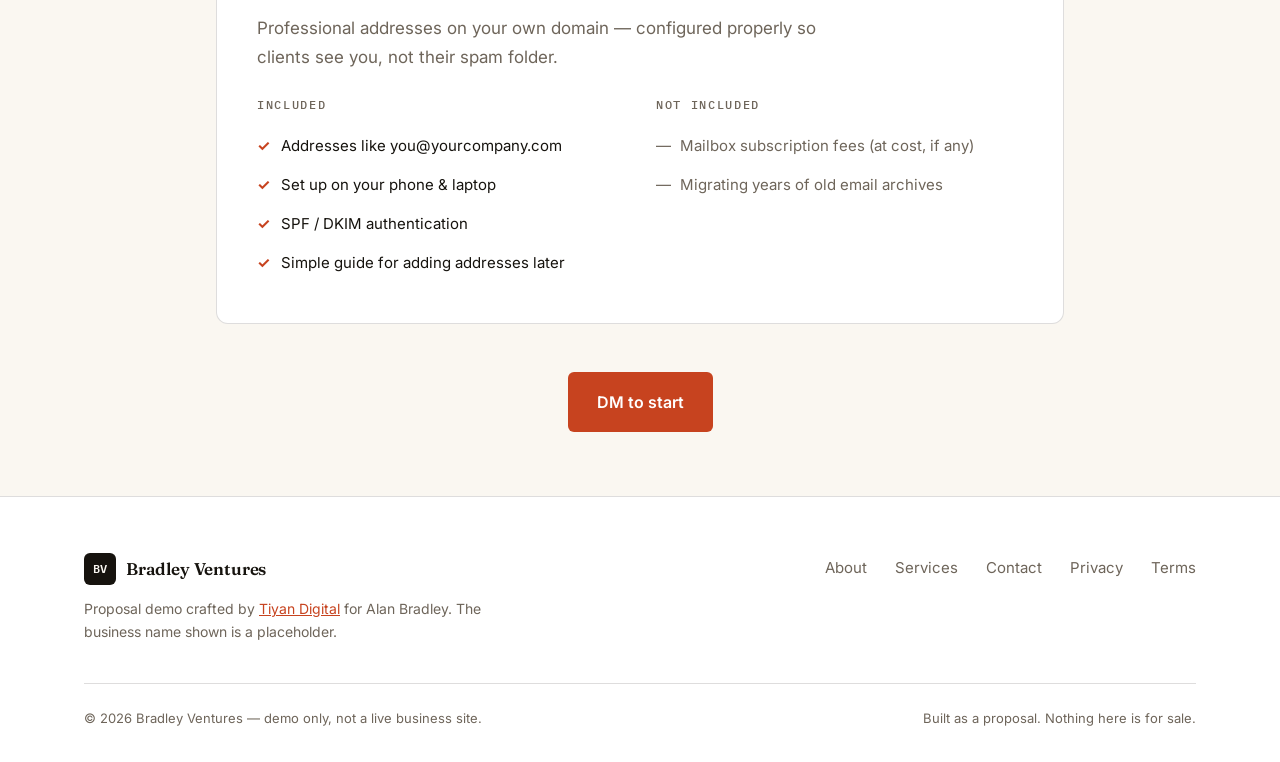
<file: services.html>
<!DOCTYPE html>
<html lang="en">
<head>
<meta charset="UTF-8">
<meta name="viewport" content="width=device-width, initial-scale=1.0">
<title>Services — Website, Hosting & Business Email — Bradley Ventures</title>
<meta name="description" content="Exactly what the New Company Launch Package includes — and what it doesn't. Website build, hosting & domain setup, business email. No fine print.">
<meta property="og:title" content="Services — Bradley Ventures Launch Package">
<meta property="og:type" content="website">
<link rel="icon" href="data:image/svg+xml,%3Csvg xmlns='http://www.w3.org/2000/svg' viewBox='0 0 64 64'%3E%3Crect width='64' height='64' rx='12' fill='%2316130E'/%3E%3Ctext x='32' y='42' font-family='monospace' font-size='26' fill='%23FAF7F1' text-anchor='middle'%3EBV%3C/text%3E%3C/svg%3E">
<link rel="preconnect" href="https://fonts.googleapis.com">
<link rel="preconnect" href="https://fonts.gstatic.com" crossorigin>
<link href="https://fonts.googleapis.com/css2?family=Fraunces:opsz,wght@9..144,400..700&family=IBM+Plex+Mono:wght@400;500&family=Inter:wght@400;500;600&display=swap" rel="stylesheet">
<link rel="stylesheet" href="assets/css/style.css">
</head>
<body>

<header class="site-header">
  <div class="container header-inner">
    <a class="brand" href="index.html" aria-label="Bradley Ventures — home">
      <span class="brand-mark" aria-hidden="true">BV</span>
      <span class="brand-name" data-biz>Bradley Ventures</span>
    </a>
    <nav class="site-nav" aria-label="Primary">
      <a href="index.html" class="nav-link">Home</a>
      <a href="about.html" class="nav-link">About</a>
      <a href="services.html" class="nav-link is-active" aria-current="page">Services</a>
      <a href="contact.html" class="nav-link">Contact</a>
    </nav>
    <a class="btn btn-primary btn-sm header-cta" href="contact.html">DM to start</a>
    <button class="nav-toggle" aria-expanded="false" aria-controls="mobile-nav" aria-label="Open menu">
      <span></span><span></span><span></span>
    </button>
  </div>
  <nav class="mobile-nav" id="mobile-nav" aria-label="Mobile">
    <a href="index.html">Home</a>
    <a href="about.html">About</a>
    <a href="services.html" aria-current="page">Services</a>
    <a href="contact.html">Contact</a>
    <a href="contact.html" class="cta">DM to start →</a>
  </nav>
</header>

<main>
  <section class="hero">
    <div class="container" style="max-width:46rem;">
      <p class="eyebrow reveal">Services</p>
      <h1 class="h-1 reveal" style="--d:.1s">Exactly what's included.<br>No fine print.</h1>
      <p class="lede reveal" style="--d:.2s;margin-top:1.5rem;">Each pillar lists what you get and what you don't. If it's not on the list, ask — we'd rather say so now than surprise you later.</p>
    </div>
  </section>

  <section class="section-tight">
    <div class="container" style="max-width:56rem;">

      <div class="svc reveal" id="website">
        <div class="svc-head">
          <span class="row-num" aria-hidden="true">01</span>
          <h2 class="h-3">Website build</h2>
        </div>
        <p style="color:var(--muted);max-width:36rem;">A multipage website designed around your company — not a template with your name pasted in. You approve a live preview before anything goes public.</p>
        <div class="svc-cols">
          <div>
            <h4>Included</h4>
            <ul class="in">
              <li>Home, About, Services &amp; Contact pages</li>
              <li>Copy written in plain language</li>
              <li>Mobile-first, fast loading</li>
              <li>Contact forms that reach your inbox</li>
              <li>Basic search-engine setup</li>
            </ul>
          </div>
          <div>
            <h4>Not included</h4>
            <ul class="out">
              <li>Online store / payments (separate project)</li>
              <li>Logo design (we can recommend someone)</li>
              <li>Content you don't provide (text, photos)</li>
            </ul>
          </div>
        </div>
      </div>

      <div class="svc reveal" id="hosting">
        <div class="svc-head">
          <span class="row-num" aria-hidden="true">02</span>
          <h2 class="h-3">Hosting &amp; domain setup</h2>
        </div>
        <p style="color:var(--muted);max-width:36rem;">The technical foundation — set up once, correctly, in your name. You never touch a control panel unless you want to.</p>
        <div class="svc-cols">
          <div>
            <h4>Included</h4>
            <ul class="in">
              <li>Domain search &amp; registration in your name</li>
              <li>Hosting configured &amp; connected</li>
              <li>SSL certificate (the padlock)</li>
              <li>Automatic backups</li>
            </ul>
          </div>
          <div>
            <h4>Not included</h4>
            <ul class="out">
              <li>Ongoing hosting fees (paid to the host, at cost)</li>
              <li>Domain renewal (yearly, at cost)</li>
            </ul>
          </div>
        </div>
      </div>

      <div class="svc reveal" id="email">
        <div class="svc-head">
          <span class="row-num" aria-hidden="true">03</span>
          <h2 class="h-3">Business email</h2>
        </div>
        <p style="color:var(--muted);max-width:36rem;">Professional addresses on your own domain — configured properly so clients see you, not their spam folder.</p>
        <div class="svc-cols">
          <div>
            <h4>Included</h4>
            <ul class="in">
              <li>Addresses like you@yourcompany.com</li>
              <li>Set up on your phone &amp; laptop</li>
              <li>SPF / DKIM authentication</li>
              <li>Simple guide for adding addresses later</li>
            </ul>
          </div>
          <div>
            <h4>Not included</h4>
            <ul class="out">
              <li>Mailbox subscription fees (at cost, if any)</li>
              <li>Migrating years of old email archives</li>
            </ul>
          </div>
        </div>
      </div>

      <div class="reveal" style="text-align:center;margin-top:3rem;">
        <a class="btn btn-primary" href="contact.html">DM to start</a>
      </div>
    </div>
  </section>
</main>

<footer class="site-footer">
  <div class="container">
    <div class="footer-grid">
      <div>
        <a class="brand" href="index.html" aria-label="Bradley Ventures — home">
          <span class="brand-mark" aria-hidden="true">BV</span>
          <span class="brand-name" data-biz>Bradley Ventures</span>
        </a>
        <p class="footer-note">Proposal demo crafted by <a href="https://tiyandegital.com" target="_blank" rel="noopener">Tiyan Digital</a> for Alan Bradley. The business name shown is a placeholder.</p>
      </div>
      <ul class="footer-links">
        <li><a href="about.html">About</a></li>
        <li><a href="services.html">Services</a></li>
        <li><a href="contact.html">Contact</a></li>
        <li><a href="privacy.html">Privacy</a></li>
        <li><a href="terms.html">Terms</a></li>
      </ul>
    </div>
    <p class="copyright"><span>© <span data-year>2026</span> <span data-biz>Bradley Ventures</span> — demo only, not a live business site.</span><span>Built as a proposal. Nothing here is for sale.</span></p>
  </div>
</footer>

<script src="assets/js/main.js" defer></script>
</body>
</html>
</file>
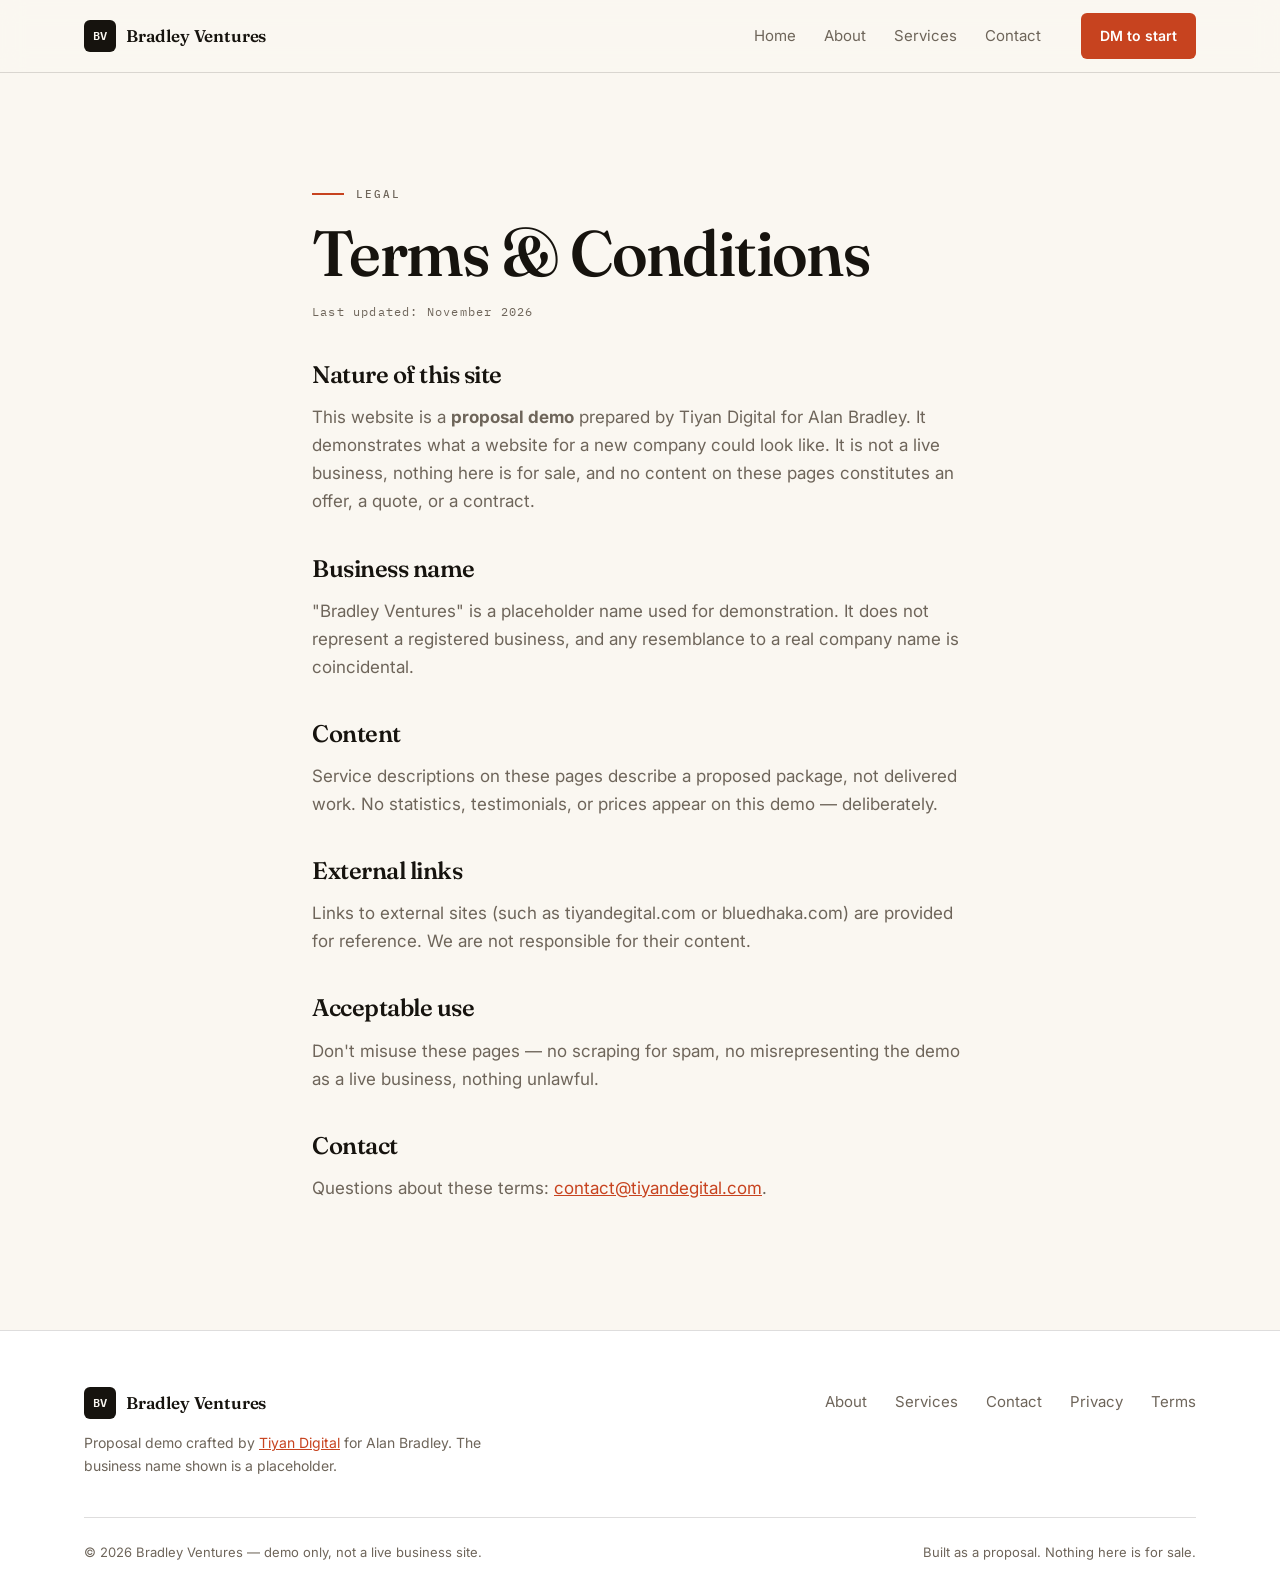
<file: terms.html>
<!DOCTYPE html>
<html lang="en">
<head>
<meta charset="UTF-8">
<meta name="viewport" content="width=device-width, initial-scale=1.0">
<title>Terms &amp; Conditions — Bradley Ventures</title>
<meta name="description" content="Terms and conditions for the Bradley Ventures proposal demo site.">
<meta property="og:title" content="Terms & Conditions — Bradley Ventures">
<meta property="og:type" content="website">
<link rel="icon" href="data:image/svg+xml,%3Csvg xmlns='http://www.w3.org/2000/svg' viewBox='0 0 64 64'%3E%3Crect width='64' height='64' rx='12' fill='%2316130E'/%3E%3Ctext x='32' y='42' font-family='monospace' font-size='26' fill='%23FAF7F1' text-anchor='middle'%3EBV%3C/text%3E%3C/svg%3E">
<link rel="preconnect" href="https://fonts.googleapis.com">
<link rel="preconnect" href="https://fonts.gstatic.com" crossorigin>
<link href="https://fonts.googleapis.com/css2?family=Fraunces:opsz,wght@9..144,400..700&family=IBM+Plex+Mono:wght@400;500&family=Inter:wght@400;500;600&display=swap" rel="stylesheet">
<link rel="stylesheet" href="assets/css/style.css">
</head>
<body>

<header class="site-header">
  <div class="container header-inner">
    <a class="brand" href="index.html" aria-label="Bradley Ventures — home">
      <span class="brand-mark" aria-hidden="true">BV</span>
      <span class="brand-name" data-biz>Bradley Ventures</span>
    </a>
    <nav class="site-nav" aria-label="Primary">
      <a href="index.html" class="nav-link">Home</a>
      <a href="about.html" class="nav-link">About</a>
      <a href="services.html" class="nav-link">Services</a>
      <a href="contact.html" class="nav-link">Contact</a>
    </nav>
    <a class="btn btn-primary btn-sm header-cta" href="contact.html">DM to start</a>
    <button class="nav-toggle" aria-expanded="false" aria-controls="mobile-nav" aria-label="Open menu">
      <span></span><span></span><span></span>
    </button>
  </div>
  <nav class="mobile-nav" id="mobile-nav" aria-label="Mobile">
    <a href="index.html">Home</a>
    <a href="about.html">About</a>
    <a href="services.html">Services</a>
    <a href="contact.html">Contact</a>
    <a href="contact.html" class="cta">DM to start →</a>
  </nav>
</header>

<main>
  <section class="section">
    <div class="container legal">
      <p class="eyebrow reveal">Legal</p>
      <h1 class="h-1 reveal" style="--d:.1s">Terms &amp; Conditions</h1>
      <p class="updated reveal" style="--d:.2s;margin-top:1rem;">Last updated: November 2026</p>

      <div class="reveal" style="--d:.25s;">
        <h2>Nature of this site</h2>
        <p>This website is a <strong>proposal demo</strong> prepared by Tiyan Digital for Alan Bradley. It demonstrates what a website for a new company could look like. It is not a live business, nothing here is for sale, and no content on these pages constitutes an offer, a quote, or a contract.</p>

        <h2>Business name</h2>
        <p>"Bradley Ventures" is a placeholder name used for demonstration. It does not represent a registered business, and any resemblance to a real company name is coincidental.</p>

        <h2>Content</h2>
        <p>Service descriptions on these pages describe a proposed package, not delivered work. No statistics, testimonials, or prices appear on this demo — deliberately.</p>

        <h2>External links</h2>
        <p>Links to external sites (such as tiyandegital.com or bluedhaka.com) are provided for reference. We are not responsible for their content.</p>

        <h2>Acceptable use</h2>
        <p>Don't misuse these pages — no scraping for spam, no misrepresenting the demo as a live business, nothing unlawful.</p>

        <h2>Contact</h2>
        <p>Questions about these terms: <a href="mailto:contact@tiyandegital.com" style="color:var(--accent);">contact@tiyandegital.com</a>.</p>
      </div>
    </div>
  </section>
</main>

<footer class="site-footer">
  <div class="container">
    <div class="footer-grid">
      <div>
        <a class="brand" href="index.html" aria-label="Bradley Ventures — home">
          <span class="brand-mark" aria-hidden="true">BV</span>
          <span class="brand-name" data-biz>Bradley Ventures</span>
        </a>
        <p class="footer-note">Proposal demo crafted by <a href="https://tiyandegital.com" target="_blank" rel="noopener">Tiyan Digital</a> for Alan Bradley. The business name shown is a placeholder.</p>
      </div>
      <ul class="footer-links">
        <li><a href="about.html">About</a></li>
        <li><a href="services.html">Services</a></li>
        <li><a href="contact.html">Contact</a></li>
        <li><a href="privacy.html">Privacy</a></li>
        <li><a href="terms.html">Terms</a></li>
      </ul>
    </div>
    <p class="copyright"><span>© <span data-year>2026</span> <span data-biz>Bradley Ventures</span> — demo only, not a live business site.</span><span>Built as a proposal. Nothing here is for sale.</span></p>
  </div>
</footer>

<script src="assets/js/main.js" defer></script>
</body>
</html>
</file>
<file: assets/css/style.css>
/* ============================================================
   BRADLEY VENTURES — New Company Launch Package (proposal demo)
   DESIGN.md tokens. First rule sets page bg (no white flash).
   ============================================================ */
:root{
  --bg:#FAF7F1;            /* warm paper */
  --surface:#FFFFFF;
  --surface-2:#F1ECE2;
  --ink:#16130E;           /* near-black, warm */
  --muted:#6E655A;
  --line:rgba(22,19,14,.14);
  --accent:#C7431F;        /* launch vermilion — CTA voltage only */
  --accent-ink:#FFFFFF;
  --accent-deep:#A53618;
  --radius:6px;
  --font-display:"Fraunces",Georgia,serif;
  --font-body:"Inter",system-ui,-apple-system,sans-serif;
  --font-mono:"IBM Plex Mono",ui-monospace,monospace;
  --ease-out:cubic-bezier(0.16,1,0.3,1);
  --ease-state:cubic-bezier(0.4,0,0.2,1);
}
html{background:var(--bg);}
*,*::before,*::after{box-sizing:border-box;margin:0;padding:0;}
html,body{overflow-x:clip;}
body{
  font-family:var(--font-body);
  font-size:17px;line-height:1.65;color:var(--ink);
  background:var(--bg);
  -webkit-font-smoothing:antialiased;
}
img{max-width:100%;display:block;}
a{color:inherit;}
::selection{background:var(--accent);color:#fff;}

/* ---------- type ---------- */
h1,h2,h3{font-family:var(--font-display);font-weight:560;line-height:1.05;letter-spacing:-0.02em;}
.h-display{font-size:clamp(2.75rem,7vw,5.5rem);letter-spacing:-0.03em;line-height:.95;}
.h-1{font-size:clamp(2.5rem,5.5vw,4rem);letter-spacing:-0.025em;}
.h-2{font-size:clamp(1.875rem,3.6vw,2.5rem);}
.h-3{font-size:1.375rem;letter-spacing:-0.01em;}
.lede{font-size:clamp(1.0625rem,1.6vw,1.25rem);line-height:1.6;color:var(--muted);max-width:34rem;}
.eyebrow{
  font-family:var(--font-mono);font-size:.6875rem;font-weight:500;
  text-transform:uppercase;letter-spacing:.18em;color:var(--accent);
  display:flex;align-items:center;gap:.75rem;margin-bottom:1.25rem;
}
.eyebrow::before{content:"";width:2rem;height:2px;background:var(--accent);flex:none;}

/* ---------- layout ---------- */
.container{max-width:1160px;margin-inline:auto;padding-inline:1.5rem;}
.section{padding-block:7rem;}
.section-tight{padding-block:4rem;}

/* ---------- header ---------- */
.site-header{
  position:sticky;top:0;z-index:50;
  background:rgba(250,247,241,.88);
  -webkit-backdrop-filter:blur(12px);backdrop-filter:blur(12px);
  border-bottom:1px solid var(--line);
}
.header-inner{display:flex;align-items:center;gap:2rem;height:4.5rem;}
.brand{display:flex;align-items:center;gap:.625rem;text-decoration:none;font-weight:600;}
.brand-mark{
  width:2rem;height:2rem;border-radius:var(--radius);
  background:var(--ink);color:var(--bg);
  font-family:var(--font-mono);font-size:.75rem;
  display:flex;align-items:center;justify-content:center;flex:none;
}
.brand-name{font-family:var(--font-display);font-size:1.0625rem;letter-spacing:-0.01em;}
.site-nav{display:flex;gap:1.75rem;margin-left:auto;}
.nav-link{
  text-decoration:none;font-size:.9375rem;color:var(--muted);
  padding:.5rem 0;position:relative;transition:color .2s var(--ease-state);
}
.nav-link:hover{color:var(--ink);}
.nav-link.is-active{color:var(--ink);}
.nav-link.is-active::after{
  content:"";position:absolute;left:0;right:0;bottom:0;height:2px;background:var(--accent);
}
.header-cta{margin-left:.5rem;}
.nav-toggle{display:none;background:none;border:0;cursor:pointer;padding:.5rem;}
.nav-toggle span{display:block;width:1.375rem;height:2px;background:var(--ink);margin:5px 0;transition:transform .25s var(--ease-state),opacity .2s;}
.mobile-nav{display:none;}

/* ---------- buttons ---------- */
.btn{
  display:inline-flex;align-items:center;justify-content:center;gap:.5rem;
  font-weight:600;font-size:1rem;text-decoration:none;cursor:pointer;
  padding:1rem 1.75rem;border-radius:var(--radius);border:1px solid transparent;
  transition:transform .18s var(--ease-out),background .2s var(--ease-state),box-shadow .2s;
  min-height:44px;
}
.btn-primary{background:var(--accent);color:var(--accent-ink);}
.btn-primary:hover{background:var(--accent-deep);transform:translateY(-1px);}
.btn-primary:active{transform:scale(.97);}
.btn-sm{padding:.625rem 1.125rem;font-size:.875rem;min-height:44px;}
.btn-ghost{border-color:var(--line);color:var(--ink);background:transparent;}
.btn-ghost:hover{border-color:var(--ink);}
.btn:focus-visible,a:focus-visible,button:focus-visible{
  outline:2px solid var(--accent);outline-offset:3px;border-radius:4px;
}

/* ---------- hero ---------- */
.hero{padding-block:5.5rem 4.5rem;position:relative;}
.hero-grid{display:grid;grid-template-columns:1.05fr .95fr;gap:4rem;align-items:center;}
.hero-copy .lede{margin-block:1.5rem 2rem;}
.hero-ctas{display:flex;gap:1rem;flex-wrap:wrap;}
.hero-note{margin-top:1.25rem;font-size:.875rem;color:var(--muted);}

/* signature: launch checklist */
.checklist{
  background:var(--surface);border:1px solid var(--line);border-radius:12px;
  padding:1.75rem;box-shadow:0 24px 48px -32px rgba(22,19,14,.25);
}
.checklist-head{display:flex;align-items:baseline;justify-content:space-between;margin-bottom:.25rem;}
.checklist-title{font-family:var(--font-display);font-size:1.25rem;}
.checklist-count{font-family:var(--font-mono);font-size:.75rem;color:var(--muted);letter-spacing:.08em;}
.progress{height:6px;background:var(--surface-2);border-radius:99px;margin-block:1rem;overflow:hidden;}
.progress-fill{height:100%;width:0;background:var(--accent);border-radius:99px;transition:width .5s var(--ease-out);}
.check-item{border-top:1px solid var(--line);}
.check-item:first-of-type{border-top:0;}
.check-btn{
  width:100%;display:flex;align-items:center;gap:1rem;background:none;border:0;cursor:pointer;
  padding:1rem .25rem;text-align:left;font-size:1rem;color:var(--ink);min-height:44px;
}
.check-box{
  width:1.5rem;height:1.5rem;border-radius:50%;border:2px solid var(--muted);flex:none;
  display:flex;align-items:center;justify-content:center;transition:border-color .25s,background .25s;
}
.check-box svg{width:.875rem;height:.875rem;stroke:#fff;stroke-width:3;fill:none;
  stroke-dasharray:24;stroke-dashoffset:24;transition:stroke-dashoffset .35s var(--ease-out) .05s;}
.check-item.done .check-box{background:var(--accent);border-color:var(--accent);}
.check-item.done .check-box svg{stroke-dashoffset:0;}
.check-item.done .check-label{color:var(--muted);text-decoration:line-through;text-decoration-thickness:1px;}
.check-label{font-weight:550;flex:1;}
.check-tag{font-family:var(--font-mono);font-size:.6875rem;letter-spacing:.1em;text-transform:uppercase;color:var(--muted);}
.check-detail{
  display:grid;grid-template-rows:0fr;transition:grid-template-rows .35s var(--ease-out);
}
.check-detail>div{overflow:hidden;}
.check-item.open .check-detail{grid-template-rows:1fr;}
.check-detail p{font-size:.9375rem;color:var(--muted);padding:0 .25rem 1.1rem 2.5rem;max-width:26rem;}
.check-expand{
  background:none;border:0;cursor:pointer;color:var(--muted);font-size:.8125rem;
  padding:.25rem;font-family:var(--font-mono);letter-spacing:.06em;flex:none;
}
.check-expand:hover{color:var(--accent);}

/* ---------- strip ---------- */
.strip{border-block:1px solid var(--line);overflow:hidden;padding-block:1.1rem;background:var(--surface);}
.marquee{display:flex;gap:3rem;width:max-content;animation:marquee 32s linear infinite;}
.marquee span{
  font-family:var(--font-mono);font-size:.8125rem;letter-spacing:.22em;text-transform:uppercase;
  color:var(--muted);white-space:nowrap;display:flex;align-items:center;gap:3rem;
}
.marquee span::after{content:"✦";color:var(--accent);font-size:.7rem;}
@keyframes marquee{to{transform:translateX(calc(-50% - 1.5rem));}}

/* ---------- numbered rows ---------- */
.rows{border-top:1px solid var(--line);}
.row{
  display:grid;grid-template-columns:5.5rem 1fr 1.2fr auto;gap:2rem;align-items:start;
  padding-block:2.75rem;border-bottom:1px solid var(--line);
}
.row-num{
  font-family:var(--font-display);font-size:3.5rem;line-height:1;color:var(--surface-2);
  -webkit-text-stroke:1.5px var(--muted);letter-spacing:-0.02em;
}
.row h3{margin-bottom:.75rem;}
.row p{color:var(--muted);max-width:30rem;}
.row-list{list-style:none;margin-top:1rem;}
.row-list li{
  font-size:.9375rem;padding:.4rem 0 .4rem 1.5rem;position:relative;color:var(--ink);
}
.row-list li::before{content:"—";position:absolute;left:0;color:var(--accent);}
.row-link{
  font-weight:600;font-size:.9375rem;text-decoration:none;white-space:nowrap;
  border-bottom:2px solid var(--accent);padding-bottom:2px;
}
.row-link:hover{color:var(--accent);}

/* ---------- steps ---------- */
.steps{display:grid;grid-template-columns:repeat(3,1fr);gap:2rem;margin-top:3rem;}
.step{border:1px solid var(--line);border-radius:12px;padding:2rem;background:var(--surface);}
.step-num{
  font-family:var(--font-mono);font-size:.75rem;letter-spacing:.16em;color:var(--accent);
  text-transform:uppercase;margin-bottom:1rem;display:block;
}
.step h3{margin-bottom:.625rem;}
.step p{color:var(--muted);font-size:.9375rem;}

/* ---------- proof ---------- */
.proof{
  background:var(--ink);color:var(--bg);border-radius:16px;
  padding:clamp(2.5rem,5vw,4.5rem);display:grid;grid-template-columns:1fr auto;gap:2.5rem;align-items:center;
}
.proof .eyebrow{color:var(--accent);}
.proof .eyebrow::before{background:var(--accent);}
.proof h2{color:#fff;margin-bottom:1rem;}
.proof p{color:rgba(250,247,241,.72);max-width:32rem;}
.proof-link{
  display:inline-flex;align-items:center;gap:.75rem;text-decoration:none;
  border:1px solid rgba(250,247,241,.25);border-radius:12px;padding:1.25rem 1.75rem;
  transition:border-color .2s,transform .18s var(--ease-out);white-space:nowrap;
}
.proof-link:hover{border-color:var(--accent);transform:translateY(-2px);}
.proof-link strong{display:block;font-family:var(--font-display);font-size:1.25rem;color:#fff;font-weight:560;}
.proof-link span{font-size:.8125rem;color:rgba(250,247,241,.6);font-family:var(--font-mono);letter-spacing:.06em;}

/* ---------- faq ---------- */
.faq{max-width:46rem;}
.faq-item{border-bottom:1px solid var(--line);}
.faq-q{
  width:100%;display:flex;justify-content:space-between;align-items:center;gap:1.5rem;
  background:none;border:0;cursor:pointer;padding:1.5rem 0;text-align:left;
  font-family:var(--font-display);font-size:1.25rem;color:var(--ink);min-height:44px;
}
.faq-q .plus{font-family:var(--font-mono);color:var(--accent);font-size:1.25rem;flex:none;transition:transform .3s var(--ease-out);}
.faq-item.open .faq-q .plus{transform:rotate(45deg);}
.faq-a{display:grid;grid-template-rows:0fr;transition:grid-template-rows .35s var(--ease-out);}
.faq-a>div{overflow:hidden;}
.faq-item.open .faq-a{grid-template-rows:1fr;}
.faq-a p{color:var(--muted);padding-bottom:1.5rem;max-width:38rem;}

/* ---------- final cta ---------- */
.final-cta{text-align:center;padding-block:6rem;}
.final-cta .h-1{max-width:16ch;margin-inline:auto;}
.final-cta .lede{margin:1.25rem auto 2rem;text-align:center;}
.final-cta .eyebrow{justify-content:center;}
.final-cta .eyebrow::after{content:"";width:2rem;height:2px;background:var(--accent);}

/* ---------- footer ---------- */
.site-footer{border-top:1px solid var(--line);padding-block:3.5rem 2rem;background:var(--surface);}
.footer-grid{display:grid;grid-template-columns:1fr auto;gap:2rem;margin-bottom:2.5rem;align-items:start;}
.footer-note{font-size:.875rem;color:var(--muted);max-width:26rem;margin-top:.75rem;}
.footer-note a{color:var(--accent);}
.footer-links{display:flex;gap:1.75rem;list-style:none;}
.footer-links a{text-decoration:none;font-size:.9375rem;color:var(--muted);}
.footer-links a:hover{color:var(--ink);}
.copyright{
  border-top:1px solid var(--line);padding-top:1.5rem;
  font-size:.8125rem;color:var(--muted);display:flex;justify-content:space-between;gap:1rem;flex-wrap:wrap;
}

/* ---------- services detail ---------- */
.svc{border:1px solid var(--line);border-radius:12px;background:var(--surface);padding:2.5rem;margin-bottom:1.5rem;}
.svc-head{display:flex;align-items:baseline;gap:1.5rem;margin-bottom:1rem;flex-wrap:wrap;}
.svc-head .row-num{font-size:2.5rem;}
.svc-cols{display:grid;grid-template-columns:1fr 1fr;gap:2rem;margin-top:1.5rem;}
.svc-cols h4{
  font-family:var(--font-mono);font-size:.75rem;letter-spacing:.14em;text-transform:uppercase;
  margin-bottom:.75rem;color:var(--muted);font-weight:500;
}
.svc-cols ul{list-style:none;}
.svc-cols li{padding:.45rem 0 .45rem 1.5rem;position:relative;font-size:.9375rem;}
.svc-cols .in li::before{content:"✓";position:absolute;left:0;color:var(--accent);font-weight:700;}
.svc-cols .out li{color:var(--muted);}
.svc-cols .out li::before{content:"—";position:absolute;left:0;color:var(--muted);}

/* ---------- contact ---------- */
.contact-grid{display:grid;grid-template-columns:1fr 1fr;gap:4rem;align-items:start;}
.contact-card{
  background:var(--surface);border:1px solid var(--line);border-radius:12px;padding:2.5rem;
}
.contact-card h3{margin-bottom:.5rem;}
.contact-card p{color:var(--muted);font-size:.9375rem;margin-bottom:1.5rem;}
.contact-steps{list-style:none;counter-reset:cs;margin-top:2.5rem;}
.contact-steps li{
  counter-increment:cs;position:relative;padding:0 0 1.75rem 3.25rem;color:var(--muted);
}
.contact-steps li::before{
  content:counter(cs,decimal-leading-zero);position:absolute;left:0;top:0;
  font-family:var(--font-mono);font-size:.8125rem;color:var(--accent);letter-spacing:.08em;
}
.contact-steps strong{color:var(--ink);display:block;font-weight:600;}

/* ---------- legal ---------- */
.legal{max-width:44rem;}
.legal h2{margin:2.5rem 0 1rem;font-size:1.5rem;}
.legal p,.legal li{color:var(--muted);margin-bottom:1rem;}
.legal ul{padding-left:1.25rem;}
.legal .updated{font-family:var(--font-mono);font-size:.75rem;letter-spacing:.1em;color:var(--muted);}

/* ---------- reveal motion ---------- */
.js .reveal{opacity:0;transform:translateY(24px);}
.js .reveal.in{
  opacity:1;transform:none;
  transition:opacity .8s var(--ease-out),transform .8s var(--ease-out);
  transition-delay:var(--d,0s);
}
@media (prefers-reduced-motion:reduce){
  .js .reveal{opacity:1;transform:none;}
  .marquee{animation:none;}
  *,*::before,*::after{transition-duration:.01ms !important;}
}

/* ---------- responsive ---------- */
@media (max-width:960px){
  .hero-grid{grid-template-columns:1fr;gap:3rem;}
  .row{grid-template-columns:3.5rem 1fr;}
  .row-num{font-size:2.75rem;grid-row:span 3;}
  .row-link{justify-self:start;margin-top:1rem;}
  .steps{grid-template-columns:1fr;}
  .proof{grid-template-columns:1fr;}
  .svc-cols{grid-template-columns:1fr;}
  .contact-grid{grid-template-columns:1fr;gap:2.5rem;}
}
@media (max-width:720px){
  .section{padding-block:4rem;}
  .site-nav,.header-cta{display:none;}
  .nav-toggle{display:block;margin-left:auto;}
  .mobile-nav{
    display:block;border-top:1px solid var(--line);
    max-height:0;overflow:hidden;transition:max-height .35s var(--ease-out);
  }
  .mobile-nav.open{max-height:22rem;}
  .mobile-nav a{
    display:block;padding:1rem 1.5rem;text-decoration:none;font-size:1.0625rem;
    border-bottom:1px solid var(--line);min-height:44px;
  }
  .mobile-nav a.cta{color:var(--accent);font-weight:600;}
  .container{padding-inline:1.25rem;}
  .checklist{padding:1.25rem;}
  .final-cta{padding-block:4rem;}
  .footer-grid{grid-template-columns:1fr;}
}
</file>
